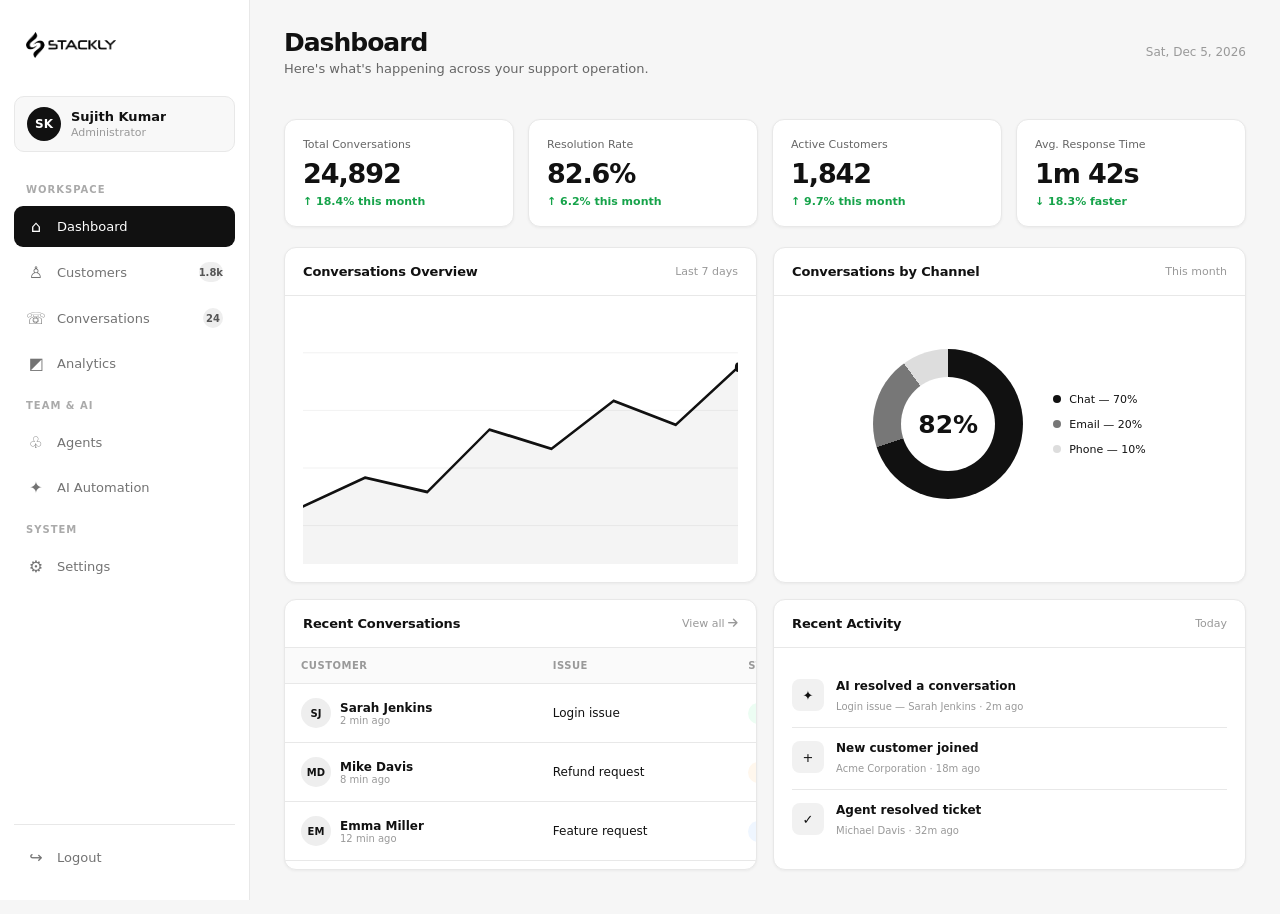
<file: html/admin.html>
<!DOCTYPE html>
<html lang="en">
<head>
  <meta charset="UTF-8">
  <meta name="viewport" content="width=device-width, initial-scale=1.0">

  <title>Admin Dashboard — Customer Support SaaS</title>

  <style>
    /* ============================================================
       RESET
    ============================================================ */

    * {
      margin: 0;
      padding: 0;
      box-sizing: border-box;
    }

    html {
      font-size: 16px;
    }

    body {
      font-family:
        Inter,
        ui-sans-serif,
        system-ui,
        -apple-system,
        BlinkMacSystemFont,
        "Segoe UI",
        sans-serif;

      background: #f6f6f6;
      color: #111111;

      -webkit-font-smoothing: antialiased;
      overflow-x: hidden;
    }

    button,
    input,
    select {
      font: inherit;
    }

    button {
      cursor: pointer;
    }

    a {
      color: inherit;
      text-decoration: none;
    }


    /* ============================================================
       VARIABLES
    ============================================================ */

    :root {
      --sidebar-width: 250px;

      --bg: #f6f6f6;
      --surface: #ffffff;
      --surface-soft: #fafafa;

      --border: #e8e8e8;
      --border-dark: #dddddd;

      --text: #111111;
      --text-secondary: #666666;
      --text-muted: #999999;

      --black: #000000;

      --green: #16a34a;
      --green-soft: #ecfdf3;

      --red: #dc2626;
      --red-soft: #fef2f2;

      --orange: #ea580c;
      --orange-soft: #fff7ed;

      --blue: #2563eb;
      --blue-soft: #eff6ff;

      --purple: #7c3aed;
      --purple-soft: #f5f3ff;

      --shadow-sm:
        0 1px 3px rgba(0, 0, 0, 0.05);

      --shadow-md:
        0 8px 30px rgba(0, 0, 0, 0.06);
    }


    /* ============================================================
       APP
    ============================================================ */

    .admin-app {
      min-height: 100vh;
      display: flex;
    }


    /* ============================================================
       SIDEBAR
    ============================================================ */

    .sidebar {
      width: var(--sidebar-width);
      height: 100vh;

      position: fixed;
      left: 0;
      top: 0;

      background: #ffffff;

      border-right: 1px solid var(--border);

      display: flex;
      flex-direction: column;

      padding: 22px 14px;

      z-index: 1000;

      transition:
        width 0.3s ease,
        transform 0.3s ease;
    }

    .sidebar-brand {
      height: 50px;

      display: flex;
      align-items: center;

      padding: 0 12px;

      margin-bottom: 24px;

      cursor: pointer;
    }

    .brand-logo {
      height: 28px;
      width: auto;

      filter: brightness(0);

      object-fit: contain;
    }

    .brand-name {
      margin-left: 10px;

      font-size: 17px;
      font-weight: 700;

      white-space: nowrap;
    }


    /* ============================================================
       SIDEBAR USER
    ============================================================ */

    .sidebar-user {
      display: flex;
      align-items: center;

      gap: 10px;

      padding: 10px 12px;

      background: #f8f8f8;

      border: 1px solid var(--border);

      border-radius: 10px;

      margin-bottom: 20px;
    }

    .user-avatar {
      width: 34px;
      height: 34px;

      flex-shrink: 0;

      border-radius: 50%;

      display: flex;
      align-items: center;
      justify-content: center;

      background: #111111;
      color: #ffffff;

      font-size: 12px;
      font-weight: 700;
    }

    .user-details {
      min-width: 0;
    }

    .user-details strong {
      display: block;

      font-size: 13px;

      white-space: nowrap;
      overflow: hidden;
      text-overflow: ellipsis;
    }

    .user-details span {
      display: block;

      font-size: 11px;

      color: var(--text-muted);

      margin-top: 2px;

      white-space: nowrap;
      overflow: hidden;
      text-overflow: ellipsis;
    }


    /* ============================================================
       NAVIGATION
    ============================================================ */

    .sidebar-nav {
      display: flex;
      flex-direction: column;

      gap: 4px;

      flex: 1;
    }

    .nav-label-heading {
      font-size: 10px;

      font-weight: 700;

      letter-spacing: 0.1em;

      text-transform: uppercase;

      color: #aaaaaa;

      padding: 8px 12px 7px;

      margin-top: 4px;
    }

    .nav-item,
    .logout-btn {
      width: 100%;

      border: 0;

      background: transparent;

      display: flex;
      align-items: center;

      gap: 11px;

      padding: 11px 12px;

      border-radius: 9px;

      color: #737373;

      font-size: 13px;

      text-align: left;

      transition:
        background 0.2s ease,
        color 0.2s ease,
        transform 0.2s ease;
    }

    .nav-item:hover,
    .logout-btn:hover {
      background: #f5f5f5;
      color: #111111;
    }

    .nav-item.active {
      background: #111111;
      color: #ffffff;
    }

    .nav-icon {
      width: 20px;

      display: flex;
      justify-content: center;

      font-size: 16px;
      flex-shrink: 0;
    }

    .nav-label {
      white-space: nowrap;
    }

    .nav-count {
      margin-left: auto;

      min-width: 20px;
      height: 20px;

      display: flex;
      align-items: center;
      justify-content: center;

      border-radius: 20px;

      background: #eeeeee;
      color: #555555;

      font-size: 10px;
      font-weight: 700;
    }

    .nav-item.active .nav-count {
      background: rgba(255,255,255,0.18);
      color: #ffffff;
    }


    /* ============================================================
       SIDEBAR FOOTER
    ============================================================ */

    .sidebar-footer {
      padding-top: 12px;

      border-top: 1px solid var(--border);
    }


    /* ============================================================
       SIDEBAR COLLAPSED
    ============================================================ */

    .sidebar.collapsed {
      width: 76px;
    }

    .sidebar.collapsed .brand-name,
    .sidebar.collapsed .user-details,
    .sidebar.collapsed .nav-label,
    .sidebar.collapsed .nav-count {
      display: none;
    }

    .sidebar.collapsed .sidebar-brand,
    .sidebar.collapsed .sidebar-user {
      justify-content: center;
    }

    .sidebar.collapsed .nav-item,
    .sidebar.collapsed .logout-btn {
      justify-content: center;
    }

    .sidebar.collapsed .nav-label-heading {
      display: none;
    }


    /* ============================================================
       MAIN CONTENT
    ============================================================ */

    .main-content {
      width: calc(100% - var(--sidebar-width));

      margin-left: var(--sidebar-width);

      min-height: 100vh;
      min-width: 0;

      padding: 28px 34px;

      transition:
        margin-left 0.3s ease,
        width 0.3s ease;
    }

    .sidebar.collapsed ~ .main-content {
      width: calc(100% - 76px);
      margin-left: 76px;
    }


    /* ============================================================
       TOP HEADER
    ============================================================ */

    .page-header {
      min-height: 54px;

      display: flex;
      align-items: center;
      justify-content: space-between;

      margin-bottom: 28px;

      position: sticky;
      top: 0;
      z-index: 100;
      background: var(--bg);
      padding-top: 15px;
      padding-bottom: 15px;
      margin-top: -15px;
    }

    .page-header::before {
      content: "";
      position: absolute;
      top: -50px;
      bottom: 0;
      left: -34px;
      right: -34px;
      background: var(--bg);
      z-index: -1;
    }

    .page-title-area h1 {
      font-size: 25px;

      letter-spacing: -0.04em;

      margin-bottom: 4px;
    }

    .page-title-area p {
      font-size: 13px;
      color: var(--text-secondary);
    }

    .header-actions {
      display: flex;
      align-items: center;

      gap: 14px;
    }

    .header-date {
      color: var(--text-muted);
      font-size: 12px;
    }

    .sidebar-toggle {
      width: 38px;
      height: 38px;

      border: 1px solid var(--border);

      background: #ffffff;

      border-radius: 9px;

      display: none;
      align-items: center;
      justify-content: center;

      font-size: 17px;

      transition: background 0.2s ease;
    }

    .sidebar-toggle:hover {
      background: #f4f4f4;
    }


    /* ============================================================
       SECTION CONTENT
    ============================================================ */

    .section-content {
      display: none;

      animation: sectionEnter 0.35s ease;
    }

    .section-content.active {
      display: block;
    }

    @keyframes sectionEnter {
      from {
        opacity: 0;
        transform: translateY(8px);
      }

      to {
        opacity: 1;
        transform: translateY(0);
      }
    }


    /* ============================================================
       SECTION HEADER
    ============================================================ */

    .content-heading {
      display: flex;
      align-items: flex-end;
      justify-content: space-between;

      margin-bottom: 20px;
    }

    .content-heading h2 {
      font-size: 19px;

      letter-spacing: -0.025em;

      margin-bottom: 4px;
    }

    .content-heading p {
      color: var(--text-secondary);
      font-size: 12px;
    }

    .heading-actions {
      display: flex;
      gap: 8px;
    }


    /* ============================================================
       BUTTONS
    ============================================================ */

    .btn {
      border: 1px solid var(--border);

      background: #ffffff;

      color: #111111;

      border-radius: 8px;

      padding: 9px 13px;

      font-size: 12px;
      font-weight: 600;

      transition:
        background 0.2s ease,
        transform 0.2s ease;
    }

    .btn:hover {
      background: #f4f4f4;
      transform: translateY(-1px);
    }

    .btn-dark {
      background: #111111;
      border-color: #111111;
      color: #ffffff;
    }

    .btn-dark:hover {
      background: #333333;
    }


    /* ============================================================
       STAT CARDS
    ============================================================ */

    .stats-grid {
      display: grid;

      grid-template-columns: repeat(4, 1fr);

      gap: 14px;

      margin-bottom: 20px;
    }

    .stat-card {
      background: #ffffff;

      border: 1px solid var(--border);

      border-radius: 12px;

      padding: 18px;

      box-shadow: var(--shadow-sm);
    }

    .stat-label {
      font-size: 11px;

      color: var(--text-secondary);

      margin-bottom: 9px;
    }

    .stat-value {
      font-size: 27px;

      line-height: 1;

      font-weight: 700;

      letter-spacing: -0.04em;

      margin-bottom: 8px;
    }

    .stat-change {
      font-size: 11px;
      color: var(--green);
      font-weight: 600;
    }

    .stat-change.negative {
      color: var(--red);
    }


    /* ============================================================
       CARD GRID
    ============================================================ */

    .grid-2 {
      display: grid;

      grid-template-columns: repeat(2, 1fr);

      gap: 16px;

      margin-bottom: 16px;
    }

    .grid-3 {
      display: grid;

      grid-template-columns: repeat(3, 1fr);

      gap: 16px;

      margin-bottom: 16px;
    }

    .card {
      background: #ffffff;

      border: 1px solid var(--border);

      border-radius: 12px;

      box-shadow: var(--shadow-sm);

      overflow: hidden;
    }

    .card-header {
      padding: 16px 18px;

      display: flex;
      align-items: center;
      justify-content: space-between;

      border-bottom: 1px solid var(--border);
    }

    .card-header h3 {
      font-size: 13px;

      margin: 0;

      letter-spacing: -0.01em;
    }

    .card-header span {
      color: var(--text-muted);
      font-size: 11px;
    }

    .card-body {
      padding: 18px;
    }


    /* ============================================================
       CHARTS
    ============================================================ */

    .chart-container {
      position: relative;

      height: 250px;

      padding-top: 10px;
    }

    .line-chart {
      width: 100%;
      height: 100%;
    }

    .chart-grid-lines line {
      stroke: #eeeeee;
      stroke-width: 1;
    }

    .chart-line {
      fill: none;
      stroke: #111111;
      stroke-width: 3;
      stroke-linecap: round;
      stroke-linejoin: round;

      stroke-dasharray: 1000;
      stroke-dashoffset: 1000;

      animation: drawChart 1.6s ease forwards;
    }

    @keyframes drawChart {
      to {
        stroke-dashoffset: 0;
      }
    }

    .chart-area {
      fill: rgba(0,0,0,0.045);
    }

    .chart-point {
      fill: #111111;
    }


    /* ============================================================
       BAR CHART
    ============================================================ */

    .bar-chart {
      height: 250px;

      display: flex;
      align-items: flex-end;

      gap: 15px;

      padding: 20px 5px 5px;
    }

    .bar-group {
      flex: 1;

      height: 100%;

      display: flex;
      flex-direction: column;
      justify-content: flex-end;
      align-items: center;

      gap: 8px;
    }

    .bar {
      width: 100%;
      max-width: 35px;

      background: #111111;

      border-radius: 5px 5px 0 0;

      transform-origin: bottom;

      animation: barRise 0.9s ease backwards;
    }

    .bar:nth-child(1) {
      animation-delay: 0.1s;
    }

    @keyframes barRise {
      from {
        transform: scaleY(0);
      }

      to {
        transform: scaleY(1);
      }
    }

    .bar-label {
      font-size: 10px;
      color: var(--text-muted);
    }


    /* ============================================================
       DONUT
    ============================================================ */

    .donut-wrap {
      display: flex;
      align-items: center;
      justify-content: center;

      gap: 30px;

      min-height: 220px;
    }

    .donut {
      width: 150px;
      height: 150px;

      border-radius: 50%;

      background:
        conic-gradient(
          #111111 0deg 252deg,
          #777777 252deg 324deg,
          #dddddd 324deg 360deg
        );

      position: relative;
    }

    .donut::after {
      content: "";

      position: absolute;

      inset: 28px;

      background: #ffffff;

      border-radius: 50%;
    }

    .donut-center {
      position: absolute;

      inset: 0;

      z-index: 2;

      display: flex;
      align-items: center;
      justify-content: center;

      font-size: 25px;
      font-weight: 700;
    }

    .legend {
      display: flex;
      flex-direction: column;

      gap: 12px;
    }

    .legend-item {
      display: flex;
      align-items: center;

      gap: 8px;

      font-size: 11px;
    }

    .legend-dot {
      width: 8px;
      height: 8px;

      border-radius: 50%;

      background: #111111;
    }

    .legend-dot.gray {
      background: #777777;
    }

    .legend-dot.light {
      background: #dddddd;
    }


    /* ============================================================
       ACTIVITY
    ============================================================ */

    .activity-list {
      display: flex;
      flex-direction: column;
    }

    .activity-item {
      display: flex;

      gap: 12px;

      padding: 13px 0;

      border-bottom: 1px solid var(--border);
    }

    .activity-item:last-child {
      border-bottom: 0;
    }

    .activity-icon {
      width: 32px;
      height: 32px;

      flex-shrink: 0;

      border-radius: 8px;

      display: flex;
      align-items: center;
      justify-content: center;

      background: #f1f1f1;

      font-size: 13px;
    }

    .activity-text {
      flex: 1;
    }

    .activity-text strong {
      display: block;

      font-size: 12px;

      margin-bottom: 2px;
    }

    .activity-text span {
      color: var(--text-muted);
      font-size: 10px;
    }


    /* ============================================================
       TABLE
    ============================================================ */

    .table-wrap {
      overflow-x: auto;
    }

    table {
      width: 100%;

      border-collapse: collapse;

      min-width: 600px;
    }

    th {
      text-align: left;

      padding: 12px 16px;

      background: #fafafa;

      border-bottom: 1px solid var(--border);

      color: var(--text-muted);

      font-size: 10px;

      font-weight: 700;

      text-transform: uppercase;

      letter-spacing: 0.05em;
    }

    td {
      padding: 14px 16px;

      border-bottom: 1px solid var(--border);

      font-size: 12px;
    }

    tbody tr {
      transition: background 0.2s ease;
    }

    tbody tr:hover {
      background: #fafafa;
    }


    /* ============================================================
       AVATARS
    ============================================================ */

    .person {
      display: flex;
      align-items: center;

      gap: 9px;
    }

    .avatar {
      width: 30px;
      height: 30px;

      border-radius: 50%;

      background: #eeeeee;

      display: flex;
      align-items: center;
      justify-content: center;

      font-size: 10px;

      font-weight: 700;
    }

    .person-name strong {
      display: block;

      font-size: 12px;
    }

    .person-name span {
      display: block;

      color: var(--text-muted);

      font-size: 10px;
    }


    /* ============================================================
       BADGES
    ============================================================ */

    .badge {
      display: inline-flex;

      align-items: center;

      padding: 5px 8px;

      border-radius: 20px;

      font-size: 10px;

      font-weight: 600;
    }

    .badge-green {
      background: var(--green-soft);
      color: var(--green);
    }

    .badge-red {
      background: var(--red-soft);
      color: var(--red);
    }

    .badge-orange {
      background: var(--orange-soft);
      color: var(--orange);
    }

    .badge-blue {
      background: var(--blue-soft);
      color: var(--blue);
    }

    .badge-purple {
      background: var(--purple-soft);
      color: var(--purple);
    }


    /* ============================================================
       CUSTOMER HEALTH
    ============================================================ */

    .health-score {
      display: flex;
      align-items: center;
      gap: 8px;
    }

    .health-bar {
      width: 70px;
      height: 5px;

      background: #eeeeee;

      border-radius: 10px;

      overflow: hidden;
    }

    .health-fill {
      height: 100%;

      background: #111111;

      border-radius: inherit;
    }


    /* ============================================================
       CONVERSATIONS
    ============================================================ */

    .conversation-layout {
      display: grid;

      grid-template-columns: 320px 1fr;

      min-height: 520px;
    }

    .conversation-list {
      border-right: 1px solid var(--border);
    }

    .conversation-search {
      padding: 14px;

      border-bottom: 1px solid var(--border);
    }

    .search-input {
      width: 100%;

      padding: 9px 11px;

      border: 1px solid var(--border);

      border-radius: 8px;

      outline: none;

      font-size: 12px;

      background: #fafafa;
    }

    .search-input:focus {
      border-color: #aaaaaa;
      background: #ffffff;
    }

    .conversation-item {
      padding: 14px;

      display: flex;

      gap: 10px;

      border-bottom: 1px solid var(--border);

      cursor: pointer;

      transition: background 0.2s ease;
    }

    .conversation-item:hover {
      background: #fafafa;
    }

    .conversation-item.active {
      background: #f3f3f3;

      border-left: 3px solid #111111;
    }

    .conversation-info {
      flex: 1;

      min-width: 0;
    }

    .conversation-info strong {
      display: block;

      font-size: 12px;

      margin-bottom: 3px;
    }

    .conversation-info p {
      color: var(--text-muted);

      font-size: 10px;

      white-space: nowrap;

      overflow: hidden;

      text-overflow: ellipsis;
    }

    .conversation-time {
      font-size: 9px;
      color: var(--text-muted);
    }


    /* ============================================================
       CHAT WINDOW
    ============================================================ */

    .chat-window {
      display: flex;
      flex-direction: column;

      background: #ffffff;
    }

    .chat-header {
      padding: 16px 20px;

      display: flex;
      align-items: center;
      justify-content: space-between;

      border-bottom: 1px solid var(--border);
    }

    .chat-person {
      display: flex;
      align-items: center;
      gap: 10px;
    }

    .online-dot {
      width: 7px;
      height: 7px;

      background: var(--green);

      border-radius: 50%;
    }

    .chat-body {
      flex: 1;

      padding: 24px;

      display: flex;
      flex-direction: column;

      gap: 15px;

      background: #fafafa;
    }

    .message {
      max-width: 70%;

      padding: 11px 14px;

      border-radius: 10px;

      font-size: 12px;

      line-height: 1.5;
    }

    .message.customer {
      background: #ffffff;

      border: 1px solid var(--border);

      align-self: flex-start;
    }

    .message.agent {
      background: #111111;

      color: #ffffff;

      align-self: flex-end;
    }

    .ai-response {
      max-width: 80%;

      padding: 14px;

      background: #f1f1f1;

      border: 1px dashed #cccccc;

      border-radius: 10px;

      font-size: 11px;
    }

    .ai-response strong {
      display: block;

      margin-bottom: 5px;
    }

    .chat-input {
      display: flex;

      gap: 8px;

      padding: 14px;

      border-top: 1px solid var(--border);
    }

    .chat-input input {
      flex: 1;

      border: 1px solid var(--border);

      border-radius: 8px;

      padding: 10px;

      outline: none;
    }


    /* ============================================================
       AGENTS
    ============================================================ */

    .agent-card {
      padding: 18px;
    }

    .agent-top {
      display: flex;
      justify-content: space-between;
      align-items: flex-start;
    }

    .agent-profile {
      display: flex;
      gap: 10px;
      align-items: center;
    }

    .large-avatar {
      width: 42px;
      height: 42px;

      border-radius: 50%;

      display: flex;
      align-items: center;
      justify-content: center;

      background: #111111;
      color: white;

      font-size: 12px;
      font-weight: 700;
    }

    .agent-name strong {
      display: block;
      font-size: 13px;
    }

    .agent-name span {
      color: var(--text-muted);
      font-size: 10px;
    }

    .productivity {
      margin-top: 18px;
    }

    .productivity-row {
      display: flex;

      justify-content: space-between;

      margin-bottom: 6px;

      font-size: 10px;
    }

    .progress {
      height: 6px;

      background: #eeeeee;

      border-radius: 20px;

      overflow: hidden;
    }

    .progress-fill {
      height: 100%;

      background: #111111;

      border-radius: inherit;
    }


    /* ============================================================
       AUTOMATION
    ============================================================ */

    .automation-card {
      padding: 18px;
    }

    .automation-icon {
      width: 42px;
      height: 42px;

      border-radius: 10px;

      display: flex;
      align-items: center;
      justify-content: center;

      background: #111111;
      color: white;

      margin-bottom: 14px;
    }

    .automation-card h3 {
      font-size: 14px;

      margin-bottom: 5px;
    }

    .automation-card p {
      color: var(--text-secondary);

      font-size: 11px;

      line-height: 1.6;

      margin-bottom: 15px;
    }

    .automation-footer {
      display: flex;

      align-items: center;

      justify-content: space-between;

      padding-top: 12px;

      border-top: 1px solid var(--border);
    }


    /* ============================================================
       TOGGLE
    ============================================================ */

    .toggle {
      width: 40px;
      height: 22px;

      border: 0;

      background: #dddddd;

      border-radius: 20px;

      position: relative;

      transition: background 0.2s ease;
    }

    .toggle::after {
      content: "";

      position: absolute;

      width: 16px;
      height: 16px;

      top: 3px;
      left: 3px;

      background: #ffffff;

      border-radius: 50%;

      transition: transform 0.2s ease;
    }

    .toggle.active {
      background: #111111;
    }

    .toggle.active::after {
      transform: translateX(18px);
    }


    /* ============================================================
       SETTINGS
    ============================================================ */

    .settings-list {
      display: flex;
      flex-direction: column;
    }

    .setting-row {
      padding: 18px 0;

      display: flex;

      align-items: center;

      justify-content: space-between;

      border-bottom: 1px solid var(--border);

      gap: 20px;
    }

    .setting-row:last-child {
      border-bottom: 0;
    }

    .setting-info strong {
      display: block;

      font-size: 12px;

      margin-bottom: 3px;
    }

    .setting-info span {
      display: block;

      color: var(--text-muted);

      font-size: 10px;
    }

    .setting-select {
      padding: 8px 10px;

      border: 1px solid var(--border);

      border-radius: 7px;

      background: #ffffff;

      font-size: 11px;

      min-width: 130px;
    }


    /* ============================================================
       OVERLAY
    ============================================================ */

    .sidebar-overlay {
      position: fixed;

      inset: 0;

      background: rgba(0,0,0,0.35);

      z-index: 900;

      opacity: 0;
      visibility: hidden;

      transition:
        opacity 0.3s ease,
        visibility 0.3s ease;
    }

    .sidebar-overlay.active {
      opacity: 1;
      visibility: visible;
    }


    /* ============================================================
       MOBILE
    ============================================================ */

    @media (max-width: 1100px) {

      .stats-grid {
        grid-template-columns: repeat(2, 1fr);
      }

      .grid-3 {
        grid-template-columns: repeat(2, 1fr);
      }

      .conversation-layout {
        grid-template-columns: 280px 1fr;
      }
    }


    @media (max-width: 768px) {
      .page-header::before {
        left: -15px;
        right: -15px;
      }

      :root {
        --sidebar-width: 250px;
      }

      .sidebar {
        transform: translateX(-100%);

        box-shadow: 10px 0 40px rgba(0,0,0,0.08);
      }

      .sidebar.open {
        transform: translateX(0);
      }

      .sidebar.collapsed {
        width: var(--sidebar-width);
      }

      .sidebar.collapsed .brand-name,
      .sidebar.collapsed .user-details,
      .sidebar.collapsed .nav-label,
      .sidebar.collapsed .nav-count {
        display: block;
      }

      .sidebar.collapsed .sidebar-brand,
      .sidebar.collapsed .sidebar-user {
        justify-content: flex-start;
      }

      .sidebar.collapsed .nav-item,
      .sidebar.collapsed .logout-btn {
        justify-content: flex-start;
      }

      .main-content,
      .sidebar.collapsed ~ .main-content {
        width: 100%;

        margin-left: 0;

        padding: 20px 15px;
      }

      .page-header {
        margin-bottom: 22px;
      }

      .sidebar-toggle {
        display: flex;
      }

      .page-title-area h1 {
        font-size: 21px;
      }

      .header-date {
        display: none;
      }

      .stats-grid {
        grid-template-columns: repeat(2, 1fr);

        gap: 10px;
      }

      .stat-card {
        padding: 14px;
      }

      .stat-value {
        font-size: 22px;
      }

      .grid-2,
      .grid-3 {
        grid-template-columns: 1fr;
      }

      .content-heading {
        align-items: flex-start;

        flex-direction: column;

        gap: 12px;
      }

      .heading-actions {
        width: 100%;
      }

      .heading-actions .btn {
        flex: 1;
      }

      .conversation-layout {
        grid-template-columns: 1fr;
      }

      .conversation-list {
        border-right: 0;

        border-bottom: 1px solid var(--border);

        max-height: 300px;

        overflow-y: auto;
      }

      .chat-window {
        min-height: 450px;
      }

      .donut-wrap {
        flex-direction: column;

        gap: 20px;
      }
    }


    @media (max-width: 480px) {

      .stats-grid {
        grid-template-columns: 1fr 1fr;
      }

      .stat-card {
        padding: 12px;
      }

      .stat-label {
        font-size: 10px;
      }

      .stat-value {
        font-size: 20px;
      }

      .stat-change {
        font-size: 9px;
      }

      .card-header {
        padding: 13px;
      }

      .card-body {
        padding: 13px;
      }

      .chart-container {
        height: 210px;
      }

      .bar-chart {
        gap: 7px;
      }

      .bar {
        max-width: 24px;
      }

      .message {
        max-width: 88%;
      }

      .setting-row {
        align-items: flex-start;
        flex-direction: column;
      }

      .setting-select {
        width: 100%;
      }
    }


    /* ============================================================
       REDUCED MOTION
    ============================================================ */

    @media (prefers-reduced-motion: reduce) {

      *,
      *::before,
      *::after {
        animation-duration: 0.01ms !important;
        transition-duration: 0.01ms !important;
      }
    }

    img[src*="logo_trimmed"] { 
      filter: brightness(0) !important; 
    }
  </style>
  <link rel="stylesheet" href="https://cdnjs.cloudflare.com/ajax/libs/font-awesome/6.4.0/css/all.min.css">
</head>


<body>

<div class="admin-app">


  <!-- ==========================================================
       SIDEBAR
  =========================================================== -->

  <aside class="sidebar" id="sidebar">

    <div class="sidebar-brand" id="sidebarBrand">
      <a href="../index.html">
        <img
          src="../logo_trimmed.webp"
          alt="Stackly"
          style="height: 26px; width: auto; filter: brightness(0);"
        >
      </a>
    </div>


    <!-- USER -->

    <div class="sidebar-user">

      <div class="user-avatar" id="adminAvatar">
        SK
      </div>

      <div class="user-details">

        <strong id="adminName">
          Sujith Kumar
        </strong>

        <span>
          Administrator
        </span>

      </div>

    </div>


    <!-- NAVIGATION -->

    <nav class="sidebar-nav">

      <div class="nav-label-heading">
        Workspace
      </div>


      <button
        class="nav-item active"
        data-section="dashboard"
      >
        <span class="nav-icon">⌂</span>
        <span class="nav-label">Dashboard</span>
      </button>


      <button
        class="nav-item"
        data-section="customers"
      >
        <span class="nav-icon">♙</span>
        <span class="nav-label">Customers</span>

        <span class="nav-count">
          1.8k
        </span>
      </button>


      <button
        class="nav-item"
        data-section="conversations"
      >
        <span class="nav-icon">☏</span>
        <span class="nav-label">Conversations</span>

        <span class="nav-count">
          24
        </span>
      </button>


      <button
        class="nav-item"
        data-section="analytics"
      >
        <span class="nav-icon">◩</span>
        <span class="nav-label">Analytics</span>
      </button>


      <div class="nav-label-heading">
        Team & AI
      </div>


      <button
        class="nav-item"
        data-section="agents"
      >
        <span class="nav-icon">♧</span>
        <span class="nav-label">Agents</span>
      </button>


      <button
        class="nav-item"
        data-section="automation"
      >
        <span class="nav-icon">✦</span>
        <span class="nav-label">AI Automation</span>
      </button>


      <div class="nav-label-heading">
        System
      </div>


      <button
        class="nav-item"
        data-section="settings"
      >
        <span class="nav-icon">⚙</span>
        <span class="nav-label">Settings</span>
      </button>

    </nav>


    <!-- SIDEBAR FOOTER -->

    <div class="sidebar-footer">

      <button
        class="logout-btn"
        onclick="location.href='../index.html'"
      >

        <span class="nav-icon">
          ↪
        </span>

        <span class="nav-label">
          Logout
        </span>

      </button>

    </div>

  </aside>


  <!-- MOBILE OVERLAY -->

  <div
    class="sidebar-overlay"
    id="sidebarOverlay"
  ></div>


  <!-- ==========================================================
       MAIN
  =========================================================== -->

  <main
    class="main-content"
    id="mainContent"
  >


    <!-- ========================================================
         HEADER
    ========================================================= -->

    <header class="page-header">

      <div class="page-title-area">

        <h1>
          <span id="pageGreeting">
            Dashboard
          </span>
        </h1>

        <p id="pageDescription">
          Here's what's happening across your support operation.
        </p>

      </div>


      <div class="header-actions">

        <span
          class="header-date"
          id="currentDate"
        ></span>

        <button
          class="sidebar-toggle"
          id="sidebarToggle"
          aria-label="Open navigation"
        >
          ☰
        </button>

      </div>

    </header>



    <!-- ========================================================
         DASHBOARD
    ========================================================= -->

    <section
      class="section-content active"
      data-section="dashboard"
    >

      <div class="stats-grid">

        <div class="stat-card">

          <div class="stat-label">
            Total Conversations
          </div>

          <div class="stat-value">
            24,892
          </div>

          <div class="stat-change">
            ↑ 18.4% this month
          </div>

        </div>


        <div class="stat-card">

          <div class="stat-label">
            Resolution Rate
          </div>

          <div class="stat-value">
            82.6%
          </div>

          <div class="stat-change">
            ↑ 6.2% this month
          </div>

        </div>


        <div class="stat-card">

          <div class="stat-label">
            Active Customers
          </div>

          <div class="stat-value">
            1,842
          </div>

          <div class="stat-change">
            ↑ 9.7% this month
          </div>

        </div>


        <div class="stat-card">

          <div class="stat-label">
            Avg. Response Time
          </div>

          <div class="stat-value">
            1m 42s
          </div>

          <div class="stat-change">
            ↓ 18.3% faster
          </div>

        </div>

      </div>


      <div class="grid-2">

        <!-- REVENUE / CONVERSATIONS -->

        <div class="card">

          <div class="card-header">

            <h3>
              Conversations Overview
            </h3>

            <span>
              Last 7 days
            </span>

          </div>

          <div class="card-body">

            <div class="chart-container">

              <svg
                class="line-chart"
                viewBox="0 0 700 250"
                preserveAspectRatio="none"
              >

                <g class="chart-grid-lines">

                  <line x1="0" y1="30" x2="700" y2="30"/>
                  <line x1="0" y1="90" x2="700" y2="90"/>
                  <line x1="0" y1="150" x2="700" y2="150"/>
                  <line x1="0" y1="210" x2="700" y2="210"/>

                </g>

                <path
                  class="chart-area"
                  d="M0 190 L100 160 L200 175 L300 110 L400 130 L500 80 L600 105 L700 45 L700 250 L0 250 Z"
                />

                <path
                  class="chart-line"
                  d="M0 190 L100 160 L200 175 L300 110 L400 130 L500 80 L600 105 L700 45"
                />

                <circle class="chart-point" cx="700" cy="45" r="5"/>

              </svg>

            </div>

          </div>

        </div>


        <!-- CHANNELS -->

        <div class="card">

          <div class="card-header">

            <h3>
              Conversations by Channel
            </h3>

            <span>
              This month
            </span>

          </div>

          <div class="card-body">

            <div class="donut-wrap">

              <div class="donut">

                <div class="donut-center">
                  82%
                </div>

              </div>


              <div class="legend">

                <div class="legend-item">

                  <span class="legend-dot"></span>

                  Chat — 70%

                </div>


                <div class="legend-item">

                  <span class="legend-dot gray"></span>

                  Email — 20%

                </div>


                <div class="legend-item">

                  <span class="legend-dot light"></span>

                  Phone — 10%

                </div>

              </div>

            </div>

          </div>

        </div>

      </div>


      <div class="grid-2">

        <!-- RECENT CONVERSATIONS -->

        <div class="card">

          <div class="card-header">

            <h3>
              Recent Conversations
            </h3>

            <span>
              View all <i class="fa-solid fa-arrow-right"></i>
            </span>

          </div>

          <div class="table-wrap">

            <table>

              <thead>

                <tr>
                  <th>Customer</th>
                  <th>Issue</th>
                  <th>Status</th>
                </tr>

              </thead>

              <tbody>

                <tr>

                  <td>
                    <div class="person">

                      <div class="avatar">
                        SJ
                      </div>

                      <div class="person-name">

                        <strong>
                          Sarah Jenkins
                        </strong>

                        <span>
                          2 min ago
                        </span>

                      </div>

                    </div>
                  </td>

                  <td>
                    Login issue
                  </td>

                  <td>
                    <span class="badge badge-green">
                      Resolved
                    </span>
                  </td>

                </tr>


                <tr>

                  <td>
                    <div class="person">

                      <div class="avatar">
                        MD
                      </div>

                      <div class="person-name">

                        <strong>
                          Mike Davis
                        </strong>

                        <span>
                          8 min ago
                        </span>

                      </div>

                    </div>
                  </td>

                  <td>
                    Refund request
                  </td>

                  <td>
                    <span class="badge badge-orange">
                      Pending
                    </span>
                  </td>

                </tr>


                <tr>

                  <td>
                    <div class="person">

                      <div class="avatar">
                        EM
                      </div>

                      <div class="person-name">

                        <strong>
                          Emma Miller
                        </strong>

                        <span>
                          12 min ago
                        </span>

                      </div>

                    </div>
                  </td>

                  <td>
                    Feature request
                  </td>

                  <td>
                    <span class="badge badge-blue">
                      Open
                    </span>
                  </td>

                </tr>

              </tbody>

            </table>

          </div>

        </div>


        <!-- ACTIVITY -->

        <div class="card">

          <div class="card-header">

            <h3>
              Recent Activity
            </h3>

            <span>
              Today
            </span>

          </div>

          <div class="card-body">

            <div class="activity-list">

              <div class="activity-item">

                <div class="activity-icon">
                  ✦
                </div>

                <div class="activity-text">

                  <strong>
                    AI resolved a conversation
                  </strong>

                  <span>
                    Login issue — Sarah Jenkins · 2m ago
                  </span>

                </div>

              </div>


              <div class="activity-item">

                <div class="activity-icon">
                  +
                </div>

                <div class="activity-text">

                  <strong>
                    New customer joined
                  </strong>

                  <span>
                    Acme Corporation · 18m ago
                  </span>

                </div>

              </div>


              <div class="activity-item">

                <div class="activity-icon">
                  ✓
                </div>

                <div class="activity-text">

                  <strong>
                    Agent resolved ticket
                  </strong>

                  <span>
                    Michael Davis · 32m ago
                  </span>

                </div>

              </div>

            </div>

          </div>

        </div>

      </div>

    </section>



    <!-- ========================================================
         CUSTOMERS
    ========================================================= -->

    <section
      class="section-content"
      data-section="customers"
    >

      <div class="content-heading">

        <div>

          <h2>
            Customers
          </h2>

          <p>
            Manage and understand your customer base.
          </p>

        </div>

        <div class="heading-actions">

          <button onclick="window.location.href='../404.html'" class="btn">
            Export
          </button>

          <button onclick="window.location.href='../404.html'" class="btn btn-dark">
            + Add Customer
          </button>

        </div>

      </div>


      <div class="stats-grid">

        <div class="stat-card">

          <div class="stat-label">
            Total Customers
          </div>

          <div class="stat-value">
            1,842
          </div>

          <div class="stat-change">
            ↑ 9.7%
          </div>

        </div>


        <div class="stat-card">

          <div class="stat-label">
            New This Month
          </div>

          <div class="stat-value">
            218
          </div>

          <div class="stat-change">
            ↑ 14.2%
          </div>

        </div>


        <div class="stat-card">

          <div class="stat-label">
            At Risk
          </div>

          <div class="stat-value">
            34
          </div>

          <div class="stat-change negative">
            ↑ 4.1%
          </div>

        </div>


        <div class="stat-card">

          <div class="stat-label">
            Avg. Satisfaction
          </div>

          <div class="stat-value">
            4.7
          </div>

          <div class="stat-change">
            ↑ 0.3
          </div>

        </div>

      </div>


      <div class="card">

        <div class="card-header">

          <h3>
            Customer Directory
          </h3>

          <span>
            1,842 customers
          </span>

        </div>


        <div class="table-wrap">

          <table>

            <thead>

              <tr>

                <th>Customer</th>
                <th>Company</th>
                <th>Conversations</th>
                <th>Health</th>
                <th>Status</th>

              </tr>

            </thead>


            <tbody>

              <tr>

                <td>

                  <div class="person">

                    <div class="avatar">
                      SJ
                    </div>

                    <div class="person-name">

                      <strong>
                        Sarah Jenkins
                      </strong>

                      <span>
                        sarah@example.com
                      </span>

                    </div>

                  </div>

                </td>

                <td>
                  Acme Inc.
                </td>

                <td>
                  42
                </td>

                <td>

                  <div class="health-score">

                    92%

                    <div class="health-bar">
                      <div
                        class="health-fill"
                        style="width:92%"
                      ></div>
                    </div>

                  </div>

                </td>

                <td>
                  <span class="badge badge-green">
                    Healthy
                  </span>
                </td>

              </tr>


              <tr>

                <td>

                  <div class="person">

                    <div class="avatar">
                      MD
                    </div>

                    <div class="person-name">

                      <strong>
                        Michael Davis
                      </strong>

                      <span>
                        michael@example.com
                      </span>

                    </div>

                  </div>

                </td>

                <td>
                  Vertex Labs
                </td>

                <td>
                  28
                </td>

                <td>

                  <div class="health-score">

                    76%

                    <div class="health-bar">
                      <div
                        class="health-fill"
                        style="width:76%"
                      ></div>
                    </div>

                  </div>

                </td>

                <td>
                  <span class="badge badge-blue">
                    Active
                  </span>
                </td>

              </tr>


              <tr>

                <td>

                  <div class="person">

                    <div class="avatar">
                      EM
                    </div>

                    <div class="person-name">

                      <strong>
                        Emma Miller
                      </strong>

                      <span>
                        emma@example.com
                      </span>

                    </div>

                  </div>

                </td>

                <td>
                  Northstar
                </td>

                <td>
                  16
                </td>

                <td>

                  <div class="health-score">

                    44%

                    <div class="health-bar">
                      <div
                        class="health-fill"
                        style="width:44%"
                      ></div>
                    </div>

                  </div>

                </td>

                <td>
                  <span class="badge badge-orange">
                    At Risk
                  </span>
                </td>

              </tr>

            </tbody>

          </table>

        </div>

      </div>

    </section>



    <!-- ========================================================
         CONVERSATIONS
    ========================================================= -->

    <section
      class="section-content"
      data-section="conversations"
    >

      <div class="content-heading">

        <div>

          <h2>
            Conversations
          </h2>

          <p>
            Monitor customer conversations across every channel.
          </p>

        </div>

        <div class="heading-actions">

          <button onclick="window.location.href='../404.html'" class="btn">
            Filter
          </button>

          <button onclick="window.location.href='../404.html'" class="btn btn-dark">
            New Conversation
          </button>

        </div>

      </div>


      <div class="card">

        <div class="conversation-layout">


          <!-- CONVERSATION LIST -->

          <div class="conversation-list">

            <div class="conversation-search">

              <input
                class="search-input"
                placeholder="Search conversations..."
              >

            </div>


            <div
              class="conversation-item active"
            >

              <div class="avatar">
                SJ
              </div>

              <div class="conversation-info">

                <strong>
                  Sarah Jenkins
                </strong>

                <p>
                  I can't login after the update...
                </p>

              </div>

              <span class="conversation-time">
                2m
              </span>

            </div>


            <div class="conversation-item">

              <div class="avatar">
                MD
              </div>

              <div class="conversation-info">

                <strong>
                  Michael Davis
                </strong>

                <p>
                  Can I get a refund?
                </p>

              </div>

              <span class="conversation-time">
                8m
              </span>

            </div>


            <div class="conversation-item">

              <div class="avatar">
                EM
              </div>

              <div class="conversation-info">

                <strong>
                  Emma Miller
                </strong>

                <p>
                  Is this feature available?
                </p>

              </div>

              <span class="conversation-time">
                12m
              </span>

            </div>


            <div class="conversation-item">

              <div class="avatar">
                JD
              </div>

              <div class="conversation-info">

                <strong>
                  James Davis
                </strong>

                <p>
                  Billing information update
                </p>

              </div>

              <span class="conversation-time">
                21m
              </span>

            </div>

          </div>


          <!-- CHAT -->

          <div class="chat-window">

            <div class="chat-header">

              <div class="chat-person">

                <div class="avatar">
                  SJ
                </div>

                <div>

                  <strong>
                    Sarah Jenkins
                  </strong>

                  <div
                    style="
                    display:flex;
                    align-items:center;
                    gap:5px;
                    color:#888;
                    font-size:10px;
                    "
                  >

                    <span class="online-dot"></span>

                    Online

                  </div>

                </div>

              </div>


              <span class="badge badge-green">
                Resolved
              </span>

            </div>


            <div class="chat-body">

              <div class="message customer">

                I can't seem to log in after the
                update this morning.

              </div>


              <div class="ai-response">

                <strong>
                  ✦ AI Suggested Response
                </strong>

                This looks like a known cache
                issue. Recommend clearing the
                browser cache and trying again.

              </div>


              <div class="message agent">

                Hi Sarah! I'm sorry you're
                experiencing this issue.

                We've already deployed a fix.

              </div>


              <div class="message customer">

                Perfect. It's working now.
                Thank you!

              </div>

            </div>


            <div class="chat-input">

              <input
                placeholder="Type a reply..."
              >

              <button onclick="window.location.href='../404.html'" class="btn btn-dark">
                Send ↗
              </button>

            </div>

          </div>

        </div>

      </div>

    </section>



    <!-- ========================================================
         ANALYTICS
    ========================================================= -->

    <section
      class="section-content"
      data-section="analytics"
    >

      <div class="content-heading">

        <div>

          <h2>
            Analytics
          </h2>

          <p>
            Measure support performance and customer experience.
          </p>

        </div>

        <div class="heading-actions">

          <button onclick="window.location.href='../404.html'" class="btn">
            Last 30 days ▾
          </button>

          <button onclick="window.location.href='../404.html'" class="btn btn-dark">
            Export Report
          </button>

        </div>

      </div>


      <div class="stats-grid">

        <div class="stat-card">

          <div class="stat-label">
            Resolution Rate
          </div>

          <div class="stat-value">
            82.6%
          </div>

          <div class="stat-change">
            ↑ 6.2%
          </div>

        </div>


        <div class="stat-card">

          <div class="stat-label">
            First Response
          </div>

          <div class="stat-value">
            1m 42s
          </div>

          <div class="stat-change">
            ↓ 18.3%
          </div>

        </div>


        <div class="stat-card">

          <div class="stat-label">
            CSAT
          </div>

          <div class="stat-value">
            94.2%
          </div>

          <div class="stat-change">
            ↑ 3.8%
          </div>

        </div>


        <div class="stat-card">

          <div class="stat-label">
            AI Resolution
          </div>

          <div class="stat-value">
            68.4%
          </div>

          <div class="stat-change">
            ↑ 11.6%
          </div>

        </div>

      </div>


      <div class="grid-2">


        <div class="card">

          <div class="card-header">

            <h3>
              Weekly Conversations
            </h3>

            <span>
              7 days
            </span>

          </div>

          <div class="card-body">

            <div class="bar-chart">

              <div class="bar-group">

                <div
                  class="bar"
                  style="height:48%"
                ></div>

                <span class="bar-label">
                  Mon
                </span>

              </div>


              <div class="bar-group">

                <div
                  class="bar"
                  style="height:62%"
                ></div>

                <span class="bar-label">
                  Tue
                </span>

              </div>


              <div class="bar-group">

                <div
                  class="bar"
                  style="height:56%"
                ></div>

                <span class="bar-label">
                  Wed
                </span>

              </div>


              <div class="bar-group">

                <div
                  class="bar"
                  style="height:79%"
                ></div>

                <span class="bar-label">
                  Thu
                </span>

              </div>


              <div class="bar-group">

                <div
                  class="bar"
                  style="height:68%"
                ></div>

                <span class="bar-label">
                  Fri
                </span>

              </div>


              <div class="bar-group">

                <div
                  class="bar"
                  style="height:45%"
                ></div>

                <span class="bar-label">
                  Sat
                </span>

              </div>


              <div class="bar-group">

                <div
                  class="bar"
                  style="height:38%"
                ></div>

                <span class="bar-label">
                  Sun
                </span>

              </div>

            </div>

          </div>

        </div>


        <div class="card">

          <div class="card-header">

            <h3>
              Resolution Breakdown
            </h3>

            <span>
              This month
            </span>

          </div>

          <div class="card-body">

            <div class="donut-wrap">

              <div class="donut">

                <div class="donut-center">
                  82.6%
                </div>

              </div>


              <div class="legend">

                <div class="legend-item">

                  <span class="legend-dot"></span>

                  AI resolved — 68.4%

                </div>


                <div class="legend-item">

                  <span class="legend-dot gray"></span>

                  Agent resolved — 14.2%

                </div>


                <div class="legend-item">

                  <span class="legend-dot light"></span>

                  Escalated — 17.4%

                </div>

              </div>

            </div>

          </div>

        </div>

      </div>


      <div class="card">

        <div class="card-header">

          <h3>
            Support Performance
          </h3>

          <span>
            By channel
          </span>

        </div>


        <div class="table-wrap">

          <table>

            <thead>

              <tr>

                <th>Channel</th>
                <th>Conversations</th>
                <th>Resolution</th>
                <th>Avg. Response</th>
                <th>CSAT</th>

              </tr>

            </thead>

            <tbody>

              <tr>

                <td>
                  Live Chat
                </td>

                <td>
                  15,842
                </td>

                <td>
                  88.2%
                </td>

                <td>
                  42 sec
                </td>

                <td>
                  96.1%
                </td>

              </tr>


              <tr>

                <td>
                  Email
                </td>

                <td>
                  6,218
                </td>

                <td>
                  76.8%
                </td>

                <td>
                  12 min
                </td>

                <td>
                  91.4%
                </td>

              </tr>


              <tr>

                <td>
                  Phone
                </td>

                <td>
                  2,832
                </td>

                <td>
                  81.4%
                </td>

                <td>
                  2m 18s
                </td>

                <td>
                  93.8%
                </td>

              </tr>

            </tbody>

          </table>

        </div>

      </div>

    </section>



    <!-- ========================================================
         AGENTS
    ========================================================= -->

    <section
      class="section-content"
      data-section="agents"
    >

      <div class="content-heading">

        <div>

          <h2>
            Agent Productivity
          </h2>

          <p>
            Monitor workload, performance and team efficiency.
          </p>

        </div>

        <div class="heading-actions">

          <button onclick="window.location.href='../404.html'" class="btn">
            Manage Team
          </button>

        </div>

      </div>


      <div class="stats-grid">

        <div class="stat-card">

          <div class="stat-label">
            Active Agents
          </div>

          <div class="stat-value">
            24
          </div>

          <div class="stat-change">
            21 online now
          </div>

        </div>


        <div class="stat-card">

          <div class="stat-label">
            Conversations / Agent
          </div>

          <div class="stat-value">
            38.4
          </div>

          <div class="stat-change">
            ↑ 12.8%
          </div>

        </div>


        <div class="stat-card">

          <div class="stat-label">
            Avg. Handle Time
          </div>

          <div class="stat-value">
            4m 18s
          </div>

          <div class="stat-change">
            ↓ 8.4%
          </div>

        </div>


        <div class="stat-card">

          <div class="stat-label">
            Team CSAT
          </div>

          <div class="stat-value">
            94.8%
          </div>

          <div class="stat-change">
            ↑ 2.1%
          </div>

        </div>

      </div>


      <div class="grid-3">


        <div class="card agent-card">

          <div class="agent-top">

            <div class="agent-profile">

              <div class="large-avatar">
                SK
              </div>

              <div class="agent-name">

                <strong>
                  Sarah Kim
                </strong>

                <span>
                  Senior Support Agent
                </span>

              </div>

            </div>

            <span class="badge badge-green">
              Online
            </span>

          </div>


          <div class="productivity">

            <div class="productivity-row">

              <span>
                Productivity
              </span>

              <strong>
                94%
              </strong>

            </div>

            <div class="progress">

              <div
                class="progress-fill"
                style="width:94%"
              ></div>

            </div>

          </div>

        </div>


        <div class="card agent-card">

          <div class="agent-top">

            <div class="agent-profile">

              <div class="large-avatar">
                JD
              </div>

              <div class="agent-name">

                <strong>
                  James Davis
                </strong>

                <span>
                  Support Agent
                </span>

              </div>

            </div>

            <span class="badge badge-green">
              Online
            </span>

          </div>


          <div class="productivity">

            <div class="productivity-row">

              <span>
                Productivity
              </span>

              <strong>
                87%
              </strong>

            </div>

            <div class="progress">

              <div
                class="progress-fill"
                style="width:87%"
              ></div>

            </div>

          </div>

        </div>


        <div class="card agent-card">

          <div class="agent-top">

            <div class="agent-profile">

              <div class="large-avatar">
                EM
              </div>

              <div class="agent-name">

                <strong>
                  Emma Miller
                </strong>

                <span>
                  Support Agent
                </span>

              </div>

            </div>

            <span class="badge badge-orange">
              Away
            </span>

          </div>


          <div class="productivity">

            <div class="productivity-row">

              <span>
                Productivity
              </span>

              <strong>
                81%
              </strong>

            </div>

            <div class="progress">

              <div
                class="progress-fill"
                style="width:81%"
              ></div>

            </div>

          </div>

        </div>

      </div>


      <div class="card">

        <div class="card-header">

          <h3>
            Agent Performance
          </h3>

          <span>
            This week
          </span>

        </div>


        <div class="table-wrap">

          <table>

            <thead>

              <tr>

                <th>Agent</th>
                <th>Assigned</th>
                <th>Resolved</th>
                <th>CSAT</th>
                <th>Avg. Handle</th>

              </tr>

            </thead>

            <tbody>

              <tr>

                <td>
                  Sarah Kim
                </td>

                <td>
                  184
                </td>

                <td>
                  176
                </td>

                <td>
                  97.2%
                </td>

                <td>
                  3m 42s
                </td>

              </tr>


              <tr>

                <td>
                  James Davis
                </td>

                <td>
                  168
                </td>

                <td>
                  151
                </td>

                <td>
                  94.6%
                </td>

                <td>
                  4m 08s
                </td>

              </tr>


              <tr>

                <td>
                  Emma Miller
                </td>

                <td>
                  149
                </td>

                <td>
                  138
                </td>

                <td>
                  92.4%
                </td>

                <td>
                  4m 32s
                </td>

              </tr>

            </tbody>

          </table>

        </div>

      </div>

    </section>



    <!-- ========================================================
         AI AUTOMATION
    ========================================================= -->

    <section
      class="section-content"
      data-section="automation"
    >

      <div class="content-heading">

        <div>

          <h2>
            AI Automation
          </h2>

          <p>
            Configure AI workflows that automatically resolve support requests.
          </p>

        </div>

        <button onclick="window.location.href='../404.html'" class="btn btn-dark">
          + Create Automation
        </button>

      </div>


      <div class="stats-grid">

        <div class="stat-card">

          <div class="stat-label">
            AI Resolutions
          </div>

          <div class="stat-value">
            17,026
          </div>

          <div class="stat-change">
            ↑ 24.8%
          </div>

        </div>


        <div class="stat-card">

          <div class="stat-label">
            Automation Rate
          </div>

          <div class="stat-value">
            68.4%
          </div>

          <div class="stat-change">
            ↑ 11.6%
          </div>

        </div>


        <div class="stat-card">

          <div class="stat-label">
            Hours Saved
          </div>

          <div class="stat-value">
            1,248
          </div>

          <div class="stat-change">
            This month
          </div>

        </div>


        <div class="stat-card">

          <div class="stat-label">
            AI Accuracy
          </div>

          <div class="stat-value">
            97.8%
          </div>

          <div class="stat-change">
            ↑ 1.4%
          </div>

        </div>

      </div>


      <div class="grid-3">


        <div class="card automation-card">

          <div class="automation-icon">
            ✦
          </div>

          <h3>
            Auto Resolve
          </h3>

          <p>
            Automatically resolve common customer
            questions using your knowledge base.
          </p>

          <div class="automation-footer">

            <span class="badge badge-green">
              8,420 resolved
            </span>

            <button onclick="window.location.href='../404.html'"
              class="toggle active"
              onclick="toggleAutomation(this)"
            ></button>

          </div>

        </div>


        <div class="card automation-card">

          <div class="automation-icon">
            ◈
          </div>

          <h3>
            Smart Routing
          </h3>

          <p>
            Automatically route conversations to
            the right agent based on intent.
          </p>

          <div class="automation-footer">

            <span class="badge badge-blue">
              4,218 routed
            </span>

            <button onclick="window.location.href='../404.html'"
              class="toggle active"
              onclick="toggleAutomation(this)"
            ></button>

          </div>

        </div>


        <div class="card automation-card">

          <div class="automation-icon">
            ⚡
          </div>

          <h3>
            AI Summaries
          </h3>

          <p>
            Generate instant conversation summaries
            for agents and managers.
          </p>

          <div class="automation-footer">

            <span class="badge badge-purple">
              12,842 summaries
            </span>

            <button onclick="window.location.href='../404.html'"
              class="toggle active"
              onclick="toggleAutomation(this)"
            ></button>

          </div>

        </div>

      </div>


      <div class="card">

        <div class="card-header">

          <h3>
            Automation Performance
          </h3>

          <span>
            Last 30 days
          </span>

        </div>

        <div class="card-body">

          <div class="bar-chart">

            <div class="bar-group">

              <div
                class="bar"
                style="height:45%"
              ></div>

              <span class="bar-label">
                W1
              </span>

            </div>


            <div class="bar-group">

              <div
                class="bar"
                style="height:56%"
              ></div>

              <span class="bar-label">
                W2
              </span>

            </div>


            <div class="bar-group">

              <div
                class="bar"
                style="height:63%"
              ></div>

              <span class="bar-label">
                W3
              </span>

            </div>


            <div class="bar-group">

              <div
                class="bar"
                style="height:72%"
              ></div>

              <span class="bar-label">
                W4
              </span>

            </div>


            <div class="bar-group">

              <div
                class="bar"
                style="height:88%"
              ></div>

              <span class="bar-label">
                W5
              </span>

            </div>


            <div class="bar-group">

              <div
                class="bar"
                style="height:94%"
              ></div>

              <span class="bar-label">
                W6
              </span>

            </div>

          </div>

        </div>

      </div>

    </section>



    <!-- ========================================================
         SETTINGS
    ========================================================= -->

    <section
      class="section-content"
      data-section="settings"
    >

      <div class="content-heading">

        <div>

          <h2>
            Settings
          </h2>

          <p>
            Manage your workspace and support preferences.
          </p>

        </div>

      </div>


      <div class="grid-2">


        <div class="card">

          <div class="card-header">

            <h3>
              Workspace
            </h3>

          </div>


          <div class="card-body">

            <div class="settings-list">


              <div class="setting-row">

                <div class="setting-info">

                  <strong>
                    Workspace Name
                  </strong>

                  <span>
                    Name shown across your dashboard.
                  </span>

                </div>

                <input
                  class="setting-select"
                  value="SupportAI"
                >

              </div>


              <div class="setting-row">

                <div class="setting-info">

                  <strong>
                    Default Language
                  </strong>

                  <span>
                    Language used by your support agents.
                  </span>

                </div>

                <select class="setting-select">

                  <option>
                    English
                  </option>

                  <option>
                    Telugu
                  </option>

                  <option>
                    Hindi
                  </option>

                </select>

              </div>


              <div class="setting-row">

                <div class="setting-info">

                  <strong>
                    AI Suggestions
                  </strong>

                  <span>
                    Allow AI to recommend responses.
                  </span>

                </div>

                <button onclick="window.location.href='../404.html'"
                  class="toggle active"
                  onclick="toggleAutomation(this)"
                ></button>

              </div>


              <div class="setting-row">

                <div class="setting-info">

                  <strong>
                    Email Notifications
                  </strong>

                  <span>
                    Receive important support alerts.
                  </span>

                </div>

                <button onclick="window.location.href='../404.html'"
                  class="toggle active"
                  onclick="toggleAutomation(this)"
                ></button>

              </div>


            </div>

          </div>

        </div>


        <div class="card">

          <div class="card-header">

            <h3>
              Security
            </h3>

          </div>


          <div class="card-body">

            <div class="settings-list">


              <div class="setting-row">

                <div class="setting-info">

                  <strong>
                    Two-factor Authentication
                  </strong>

                  <span>
                    Protect administrator accounts.
                  </span>

                </div>

                <button onclick="window.location.href='../404.html'"
                  class="toggle active"
                  onclick="toggleAutomation(this)"
                ></button>

              </div>


              <div class="setting-row">

                <div class="setting-info">

                  <strong>
                    Session Timeout
                  </strong>

                  <span>
                    Automatically sign out inactive users.
                  </span>

                </div>

                <select class="setting-select">

                  <option>
                    30 minutes
                  </option>

                  <option>
                    1 hour
                  </option>

                  <option>
                    4 hours
                  </option>

                </select>

              </div>


              <div class="setting-row">

                <div class="setting-info">

                  <strong>
                    Login Alerts
                  </strong>

                  <span>
                    Notify administrators of new logins.
                  </span>

                </div>

                <button onclick="window.location.href='../404.html'"
                  class="toggle active"
                  onclick="toggleAutomation(this)"
                ></button>

              </div>


            </div>

          </div>

        </div>

      </div>

    </section>


  </main>

</div>



<script>

  /* ============================================================
     USER
  ============================================================ */

  const urlParams =
    new URLSearchParams(window.location.search);

  let userEmail =
    urlParams.get("email");

  let formattedName = "Sujith";


  if (userEmail) {

    const userName =
      userEmail.split("@")[0];

    formattedName =
      userName.charAt(0).toUpperCase() +
      userName.slice(1);

    localStorage.setItem(
      "supportai_username",
      formattedName
    );

  } else if (
    localStorage.getItem("supportai_username")
  ) {

    formattedName =
      localStorage.getItem("supportai_username");

  }


  /* ============================================================
     DATE
  ============================================================ */

  function showDate() {

    const date =
      new Date();

    const options = {
      weekday: "short",
      year: "numeric",
      month: "short",
      day: "numeric"
    };

    document.getElementById(
      "currentDate"
    ).textContent =
      date.toLocaleDateString(
        "en-US",
        options
      );
  }

  showDate();


  /* ============================================================
     SECTION CONFIGURATION
  ============================================================ */

  const sectionMeta = {

    dashboard: {
      title: "Dashboard",
      description:
        "Here's what's happening across your support operation."
    },

    customers: {
      title: "Customers",
      description:
        "Manage and understand your customer base."
    },

    conversations: {
      title: "Conversations",
      description:
        "Monitor customer conversations across every channel."
    },

    analytics: {
      title: "Analytics",
      description:
        "Measure support performance and customer experience."
    },

    agents: {
      title: "Agent Productivity",
      description:
        "Monitor workload, performance and team efficiency."
    },

    automation: {
      title: "AI Automation",
      description:
        "Configure AI workflows that automatically resolve support requests."
    },

    settings: {
      title: "Settings",
      description:
        "Manage your workspace and support preferences."
    }

  };


  /* ============================================================
     NAVIGATION
  ============================================================ */

  const navItems =
    document.querySelectorAll(
      ".nav-item[data-section]"
    );

  const sections =
    document.querySelectorAll(
      ".section-content"
    );


  function activateSection(sectionId) {

    /*
      Remove active state from all navigation items.
    */

    navItems.forEach(item => {

      item.classList.remove("active");

    });


    /*
      Add active state to selected navigation item.
    */

    const activeNav =
      document.querySelector(
        `.nav-item[data-section="${sectionId}"]`
      );

    if (activeNav) {

      activeNav.classList.add("active");

    }


    /*
      Hide every dashboard view.
    */

    sections.forEach(section => {

      section.classList.remove("active");

    });


    /*
      Show selected dashboard view.
    */

    const targetSection =
      document.querySelector(
        `.section-content[data-section="${sectionId}"]`
      );

    if (targetSection) {

      targetSection.classList.add("active");

    }


    /*
      Update main header.
    */

    if (sectionMeta[sectionId]) {

      document.getElementById(
        "pageGreeting"
      ).textContent =
        sectionMeta[sectionId].title;


      document.getElementById(
        "pageDescription"
      ).textContent =
        sectionMeta[sectionId].description;

    }


    /*
      Close mobile sidebar.
    */

    closeSidebarMobile();


    /*
      Scroll main content to top.
    */

    window.scrollTo({
      top: 0,
      behavior: "smooth"
    });

  }


  navItems.forEach(item => {

    item.addEventListener(
      "click",
      () => {

        const section =
          item.dataset.section;

        activateSection(section);

      }
    );

  });


  /* ============================================================
     SIDEBAR COLLAPSE
  ============================================================ */

  const sidebar =
    document.getElementById("sidebar");

  const sidebarBrand =
    document.getElementById("sidebarBrand");

  let collapsed = false;


  /*
    Desktop:
    Double-click the logo/brand to collapse.
  */

  sidebarBrand.addEventListener(
    "dblclick",
    event => {

      event.preventDefault();

      if (window.innerWidth <= 768) {
        return;
      }

      collapsed =
        !collapsed;

      sidebar.classList.toggle(
        "collapsed",
        collapsed
      );

    }
  );


  /* ============================================================
     MOBILE SIDEBAR
  ============================================================ */

  const sidebarToggle =
    document.getElementById(
      "sidebarToggle"
    );

  const sidebarOverlay =
    document.getElementById(
      "sidebarOverlay"
    );


  function openSidebarMobile() {

    sidebar.classList.add("open");

    sidebarOverlay.classList.add(
      "active"
    );

    document.body.style.overflow =
      "hidden";

  }


  function closeSidebarMobile() {

    sidebar.classList.remove("open");

    sidebarOverlay.classList.remove(
      "active"
    );

    document.body.style.overflow =
      "";

  }


  sidebarToggle.addEventListener(
    "click",
    () => {

      if (
        sidebar.classList.contains("open")
      ) {

        closeSidebarMobile();

      } else {

        openSidebarMobile();

      }

    }
  );


  sidebarOverlay.addEventListener(
    "click",
    closeSidebarMobile
  );


  /* ============================================================
     AUTOMATION TOGGLE
  ============================================================ */

  function toggleAutomation(button) {

    button.classList.toggle("active");

  }


  /* ============================================================
     CONVERSATION SELECTION
  ============================================================ */

  const conversationItems =
    document.querySelectorAll(
      ".conversation-item"
    );


  conversationItems.forEach(item => {

    item.addEventListener(
      "click",
      () => {

        conversationItems.forEach(
          conversation => {

            conversation.classList.remove(
              "active"
            );

          }
        );


        item.classList.add(
          "active"
        );

      }
    );

  });


  /* ============================================================
     SEARCH
  ============================================================ */

  const searchInput =
    document.querySelector(
      ".search-input"
    );


  if (searchInput) {

    searchInput.addEventListener(
      "input",
      () => {

        const query =
          searchInput.value
            .toLowerCase()
            .trim();


        conversationItems.forEach(
          item => {

            const text =
              item.textContent
                .toLowerCase();


            if (
              text.includes(query)
            ) {

              item.style.display =
                "flex";

            } else {

              item.style.display =
                "none";

            }

          }
        );

      }
    );

  }


  /* ============================================================
     RESIZE
  ============================================================ */

  window.addEventListener(
    "resize",
    () => {

      if (window.innerWidth > 768) {

        closeSidebarMobile();

      }

    }
  );


  /* ============================================================
     INITIAL STATE
  ============================================================ */

  activateSection("dashboard");


  /* ============================================================
     REDIRECT DATA-SECTION BUTTONS
  ============================================================ */
  
  document.querySelectorAll(".section-content[data-section] a, .section-content[data-section] button, .section-content[data-section] .btn, .section-content[data-section] [role='button']").forEach(el => {
    el.addEventListener("click", (e) => {
      e.preventDefault();
      window.location.href = "../404.html";
    });
  });

  /* ============================================================
     DYNAMIC USER PROFILE
  ============================================================ */
  document.addEventListener("DOMContentLoaded", function () {
    const storedUsername = localStorage.getItem("auth_username");
    
    let username = storedUsername || "Sujith Kumar";
    
    // Capitalize first letters for display
    username = username
      .split(" ")
      .map(word => word.charAt(0).toUpperCase() + word.slice(1))
      .join(" ");

    const initials = username
      .split(" ")
      .filter(Boolean)
      .slice(0, 2)
      .map(word => word.charAt(0).toUpperCase())
      .join("");

    const avatarEl = document.getElementById("adminAvatar");
    const nameEl = document.getElementById("adminName");

    if (avatarEl) avatarEl.textContent = initials;
    if (nameEl) nameEl.textContent = username;
  });

</script>

</body>
</html>
</file>
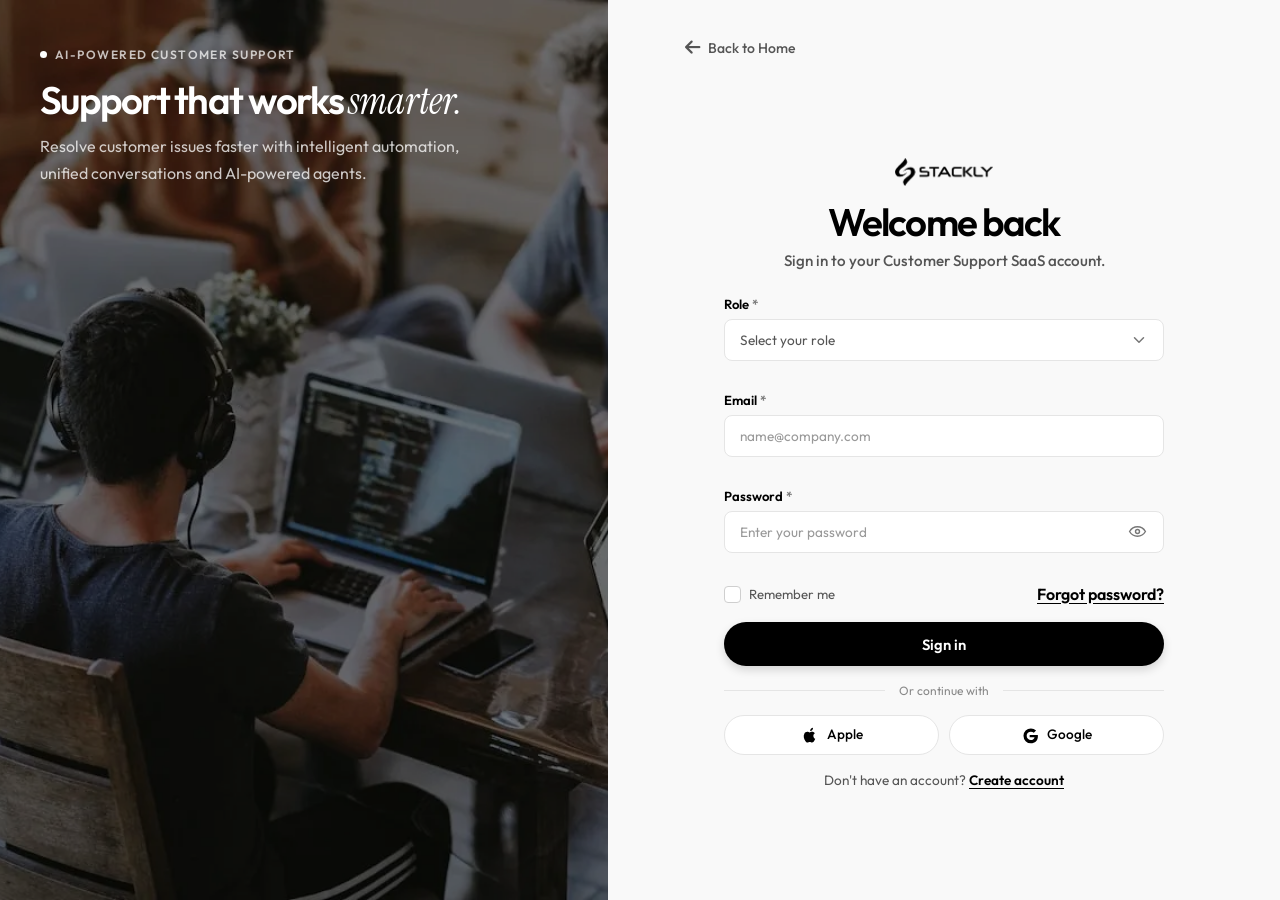
<file: html/login.html>
<!DOCTYPE html>
<html lang="en">
<head>
  <meta charset="UTF-8">
  <meta name="viewport" content="width=device-width, initial-scale=1.0">

  <title>Login — Customer Support SaaS</title>

  <link rel="stylesheet" href="../global.css">
  <link rel="stylesheet" href="../css/common.css">
  <link rel="stylesheet" href="../css/login.css">
  <link rel="stylesheet" href="https://cdnjs.cloudflare.com/ajax/libs/font-awesome/6.4.0/css/all.min.css">
</head>

<body>

  <main class="auth-page">

    <!-- =========================================================
         LEFT IMAGE PANEL
    ========================================================== -->
    <section class="auth-visual" aria-label="Customer support">

      <img
        src="../assets/img-9.webp"
        alt="Customer support team collaborating"
        class="auth-visual-image"
      >

      <div class="auth-visual-overlay">



        <div class="auth-visual-copy">
          <p class="auth-visual-eyebrow">
            AI-POWERED CUSTOMER SUPPORT
          </p>

          <h2>
            Support that works
            <span class="font-serif-italic">smarter.</span>
          </h2>

          <p>
            Resolve customer issues faster with intelligent automation,
            unified conversations and AI-powered agents.
          </p>
        </div>

      </div>

    </section>


    <!-- =========================================================
         RIGHT AUTH PANEL
    ========================================================== -->
    <section class="auth-content">

      <a href="../index.html" class="auth-back">
        <span aria-hidden="true"><i class="fa-solid fa-arrow-left"></i></span>
        Back to Home
      </a>

      <div class="auth-container">

        <!-- HEADER -->
        <div class="auth-header">

          <a href="../index.html" class="auth-logo">
            <img
              src="../logo_trimmed.webp"
              alt="Customer Support SaaS"
            >
          </a>

          <h1>Welcome back</h1>

          <p>
            Sign in to your Customer Support SaaS account.
          </p>

        </div>


        <!-- =====================================================
             LOGIN FORM
        ====================================================== -->
        <form
          class="auth-form"
          id="login-form"
          novalidate
        >

          <!-- ROLE -->
          <div class="auth-field">

            <label for="role-select-trigger">
              Role <span class="required">*</span>
            </label>

            <div
              class="custom-select"
              id="role-select-wrapper"
            >

              <button
                type="button"
                class="custom-select-trigger"
                id="role-select-trigger"
                aria-haspopup="listbox"
                aria-expanded="false"
              >
                <span>Select your role</span>

                <svg
                  class="select-arrow"
                  viewBox="0 0 24 24"
                  aria-hidden="true"
                >
                  <path
                    d="M6 9l6 6 6-6"
                    fill="none"
                    stroke="currentColor"
                    stroke-width="2"
                    stroke-linecap="round"
                    stroke-linejoin="round"
                  />
                </svg>
              </button>

              <div
                class="custom-options"
                id="role-options"
                role="listbox"
              >

                <button
                  type="button"
                  class="custom-option"
                  data-value="user"
                  role="option"
                >
                  User
                </button>

                <button
                  type="button"
                  class="custom-option"
                  data-value="admin"
                  role="option"
                >
                  Admin
                </button>

              </div>

            </div>

            <input
              type="hidden"
              id="login-role"
              name="role"
            >

            <div
              class="auth-error"
              id="error-role"
            ></div>

          </div>


          <!-- EMAIL -->
          <div class="auth-field">

            <label for="login-email">
              Email <span class="required">*</span>
            </label>

            <input
              type="email"
              id="login-email"
              name="email"
              class="auth-input"
              placeholder="name@company.com"
              autocomplete="email"
            >

            <div
              class="auth-error"
              id="error-email"
            ></div>

          </div>


          <!-- PASSWORD -->
          <div class="auth-field">

            <label for="login-password">
              Password <span class="required">*</span>
            </label>

            <div class="password-wrapper">

              <input
                type="password"
                id="login-password"
                name="password"
                class="auth-input"
                placeholder="Enter your password"
                autocomplete="current-password"
              >

              <button
                type="button"
                class="password-toggle"
                id="toggle-password"
                aria-label="Show password"
              >

                <svg
                  class="eye-open"
                  viewBox="0 0 24 24"
                  aria-hidden="true"
                >
                  <path
                    d="M2 12s3.5-6 10-6 10 6 10 6-3.5 6-10 6S2 12 2 12Z"
                    fill="none"
                    stroke="currentColor"
                    stroke-width="1.8"
                  />
                  <circle
                    cx="12"
                    cy="12"
                    r="2.5"
                    fill="none"
                    stroke="currentColor"
                    stroke-width="1.8"
                  />
                </svg>

                <svg
                  class="eye-closed"
                  viewBox="0 0 24 24"
                  aria-hidden="true"
                >
                  <path
                    d="M3 3l18 18"
                    fill="none"
                    stroke="currentColor"
                    stroke-width="1.8"
                    stroke-linecap="round"
                  />
                  <path
                    d="M10.6 6.2A10.8 10.8 0 0 1 12 6c6.5 0 10 6 10 6a18 18 0 0 1-3.1 3.6M6.1 6.7C3.5 8.5 2 12 2 12s3.5 6 10 6c1.4 0 2.6-.3 3.7-.7"
                    fill="none"
                    stroke="currentColor"
                    stroke-width="1.8"
                    stroke-linecap="round"
                  />
                </svg>

              </button>

            </div>

            <div
              class="auth-error"
              id="error-password"
            ></div>

          </div>


          <!-- REMEMBER / FORGOT -->
          <div class="auth-options">

            <label class="remember-me">

              <input
                type="checkbox"
                id="login-remember"
              >

              <span class="custom-checkbox"></span>

              <span>Remember me</span>

            </label>

            <a
              href="../404.html"
              class="auth-link"
            >
              Forgot password?
            </a>

          </div>


          <!-- SUBMIT -->
          <button
            type="submit"
            class="auth-submit"
            id="login-submit"
          >
            <span class="btn-text">
              Sign in
            </span>

            <span
              class="spinner"
              aria-hidden="true"
            ></span>
          </button>


          <!-- DIVIDER -->
          <div class="auth-divider">
            <span>Or continue with</span>
          </div>


          <!-- SOCIAL -->
          <div class="social-buttons">

            <a
              href="../404.html"
              class="social-button"
            >

              <svg
                viewBox="0 0 24 24"
                aria-hidden="true"
              >
                <path
                  d="M18.71 19.5c-.83 1.24-1.71 2.45-3.05 2.47-1.34.03-1.77-.79-3.29-.79-1.53 0-2 .77-3.27.82-1.31.05-2.3-1.32-3.14-2.53C4.25 17 2.94 12.45 4.7 9.39c.87-1.52 2.43-2.48 4.12-2.51 1.28-.02 2.5.87 3.29.87.78 0 2.26-1.07 3.81-.91.65.03 2.47.26 3.64 1.98-.09.06-2.17 1.28-2.15 3.81.03 3.02 2.65 4.03 2.68 4.04-.03.07-.42 1.44-1.38 2.83ZM15.97 4.17c.66-.81 1.11-1.93.99-3.06-1 .04-2.21.67-2.93 1.49-.62.69-1.16 1.84-1.01 2.96 1.12.09 2.27-.58 2.95-1.39Z"
                />
              </svg>

              Apple

            </a>


            <a
              href="../404.html"
              class="social-button"
            >

              <svg
                viewBox="0 0 24 24"
                aria-hidden="true"
              >
                <path
                  d="M12.24 10.285V14.4h6.887c-.648 2.41-2.519 4.114-5.136 4.114A5.99 5.99 0 0 1 8 12.527a5.99 5.99 0 0 1 5.99-5.99 5.86 5.86 0 0 1 4.116 1.705l3.163-3.163A10.373 10.373 0 0 0 13.99 2a10.51 10.51 0 0 0-10.5 10.527 10.51 10.51 0 0 0 10.5 10.527c5.68 0 9.873-3.957 9.873-10.05 0-.62-.053-1.2-.16-1.72H12.24Z"
                />
              </svg>

              Google

            </a>

          </div>


          <!-- FOOTER -->
          <p class="auth-footer">
            Don't have an account?

            <a
              href="signup.html"
              class="auth-link"
            >
              Create account
            </a>
          </p>

        </form>

      </div>

    </section>

  </main>


  <!-- GSAP -->
  <script src="https://cdnjs.cloudflare.com/ajax/libs/gsap/3.12.2/gsap.min.js"></script>

  <script>

    document.addEventListener("DOMContentLoaded", () => {

      const form = document.getElementById("login-form");

      const emailInput =
        document.getElementById("login-email");

      const passwordInput =
        document.getElementById("login-password");

      const roleInput =
        document.getElementById("login-role");

      const roleWrapper =
        document.getElementById("role-select-wrapper");

      const roleTrigger =
        document.getElementById("role-select-trigger");

      const roleOptions =
        roleWrapper.querySelectorAll(".custom-option");

      const roleError =
        document.getElementById("error-role");

      const emailError =
        document.getElementById("error-email");

      const passwordError =
        document.getElementById("error-password");

      const submitButton =
        document.getElementById("login-submit");

      const passwordToggle =
        document.getElementById("toggle-password");

      const eyeOpen =
        passwordToggle.querySelector(".eye-open");

      const eyeClosed =
        passwordToggle.querySelector(".eye-closed");


      /* =========================================================
         PASSWORD TOGGLE
      ========================================================== */

      passwordToggle.addEventListener("click", () => {

        const showing =
          passwordInput.type === "text";

        passwordInput.type =
          showing ? "password" : "text";

        eyeOpen.style.display =
          showing ? "block" : "none";

        eyeClosed.style.display =
          showing ? "none" : "block";

        passwordToggle.setAttribute(
          "aria-label",
          showing ? "Show password" : "Hide password"
        );

        passwordInput.focus();

      });


      /* =========================================================
         ROLE DROPDOWN
      ========================================================== */

      roleTrigger.addEventListener("click", (event) => {

        event.stopPropagation();

        const isOpen =
          roleWrapper.classList.toggle("open");

        roleTrigger.setAttribute(
          "aria-expanded",
          String(isOpen)
        );

      });


      roleOptions.forEach(option => {

        option.addEventListener("click", event => {

          event.stopPropagation();

          const value =
            option.dataset.value;

          const text =
            option.textContent.trim();

          roleInput.value = value;

          roleTrigger.querySelector("span").textContent =
            text;

          roleOptions.forEach(item => {
            item.classList.remove("selected");
          });

          option.classList.add("selected");

          roleWrapper.classList.remove("open");

          roleTrigger.setAttribute(
            "aria-expanded",
            "false"
          );

          roleTrigger.classList.remove("error");

          roleError.textContent = "";

        });

      });


      document.addEventListener("click", () => {

        roleWrapper.classList.remove("open");

        roleTrigger.setAttribute(
          "aria-expanded",
          "false"
        );

      });


      /* =========================================================
         VALIDATION CLEARING
      ========================================================== */

      emailInput.addEventListener("input", () => {

        emailInput.classList.remove("error");
        emailError.textContent = "";

      });


      passwordInput.addEventListener("input", () => {

        passwordInput.classList.remove("error");
        passwordError.textContent = "";

      });


      /* =========================================================
         LOGIN
      ========================================================== */

      form.addEventListener("submit", event => {

        event.preventDefault();

        let valid = true;

        const email =
          emailInput.value.trim();

        const password =
          passwordInput.value.trim();

        const role =
          roleInput.value.trim();


        if (!email) {

          emailInput.classList.add("error");

          emailError.textContent =
            "Email is required.";

          valid = false;

        } else if (
          !/^[^\s@]+@[^\s@]+\.[^\s@]+$/.test(email)
        ) {

          emailInput.classList.add("error");

          emailError.textContent =
            "Please enter a valid email address.";

          valid = false;

        }


        if (!password) {

          passwordInput.classList.add("error");

          passwordError.textContent =
            "Password is required.";

          valid = false;

        }


        if (!role) {

          roleTrigger.classList.add("error");

          roleError.textContent =
            "Please select a role.";

          valid = false;

        }


        if (!valid) return;


        // No loading state needed for instant redirect


        /*
          This project currently uses simulated authentication.
          Replace this block with the backend/API call later.
        */

        const username =
            email.split("@")[0];

          const displayName =
            username.charAt(0).toUpperCase() +
            username.slice(1);


          localStorage.setItem(
            "auth_email",
            email
          );

          localStorage.setItem(
            "auth_username",
            displayName
          );

          localStorage.setItem(
            "auth_role",
            role
          );


          const remember =
            document.getElementById(
              "login-remember"
            ).checked;


          if (remember) {

            localStorage.setItem(
              "auth_remember",
              "true"
            );

          } else {

            localStorage.removeItem(
              "auth_remember"
            );

          }


          const target =
            role === "admin"
              ? "admin.html"
              : "user.html";


          window.location.href = target;

      });


      /* =========================================================
         REMEMBERED EMAIL
      ========================================================== */

      const remembered =
        localStorage.getItem("auth_remember");

      if (remembered === "true") {

        const savedEmail =
          localStorage.getItem("auth_email");

        if (savedEmail) {

          emailInput.value =
            savedEmail;

          document.getElementById(
            "login-remember"
          ).checked = true;

        }

      }


      /* =========================================================
         GSAP ENTRANCE
      ========================================================== */

      if (window.gsap) {

        gsap.from(".auth-content", {
          opacity: 0,
          x: 30,
          duration: 0.8,
          ease: "power3.out"
        });

        gsap.from(".auth-visual-copy", {
          opacity: 0,
          y: 25,
          duration: 0.9,
          delay: 0.15,
          ease: "power3.out"
        });

      }

    });

  </script>

</body>
</html>
</file>
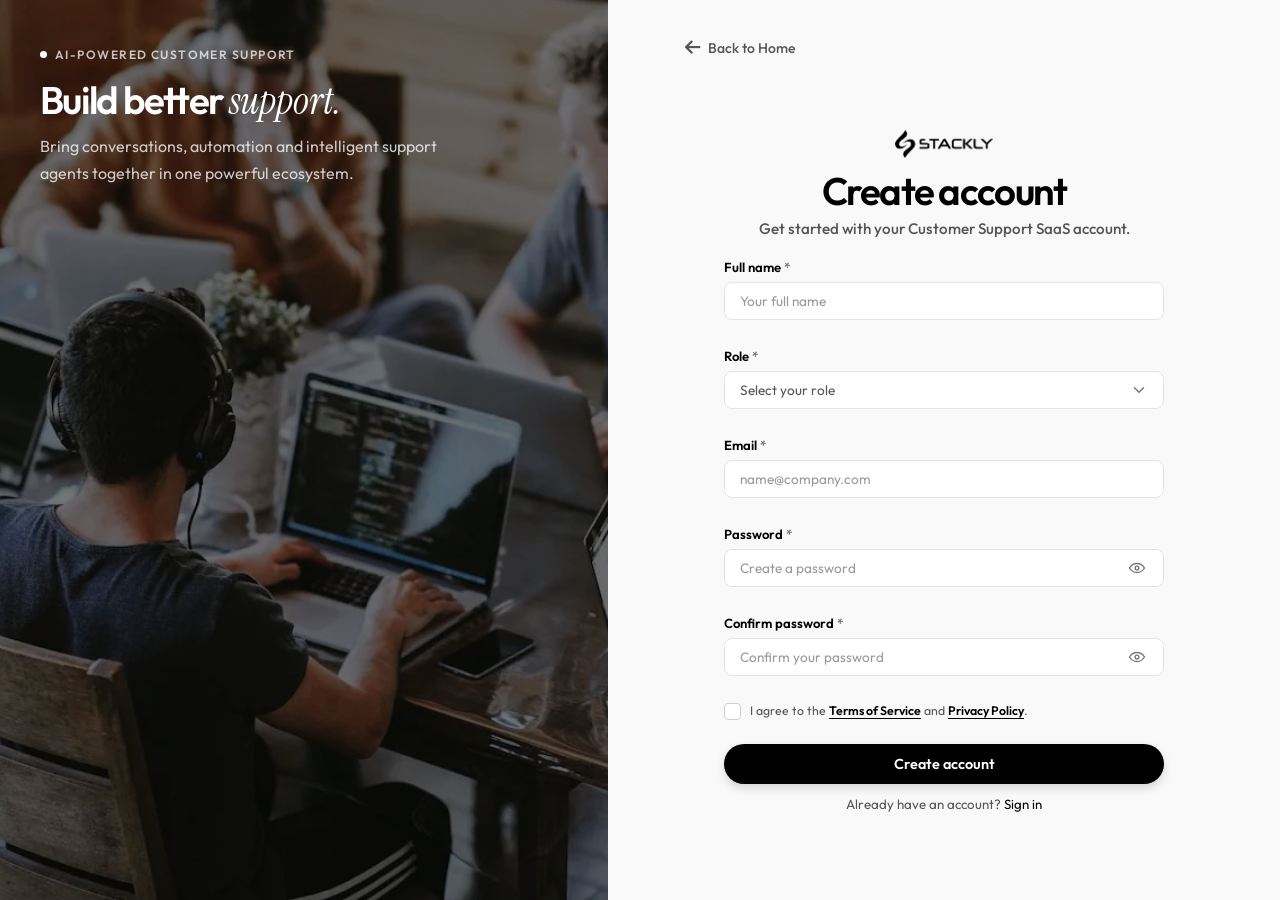
<file: html/signup.html>
<!DOCTYPE html>
<html lang="en">
<head>
  <meta charset="UTF-8">
  <meta name="viewport" content="width=device-width, initial-scale=1.0">

  <title>Create Account — Customer Support SaaS</title>

  <link rel="stylesheet" href="../global.css">
  <link rel="stylesheet" href="../css/common.css">
  <link rel="stylesheet" href="../css/signup.css">
  <link rel="stylesheet" href="https://cdnjs.cloudflare.com/ajax/libs/font-awesome/6.4.0/css/all.min.css">
</head>

<body>

  <main class="auth-page">

    <!-- =========================================================
         LEFT IMAGE PANEL
    ========================================================== -->
    <section class="auth-visual" aria-label="Customer support">

      <img
        src="../assets/img-9.webp"
        alt="Customer support team collaborating"
        class="auth-visual-image"
      >

      <div class="auth-visual-overlay">


        <div class="auth-visual-copy">

          <p class="auth-visual-eyebrow">
            AI-POWERED CUSTOMER SUPPORT
          </p>

          <h2>
            Build better
            <span class="font-serif-italic">support.</span>
          </h2>

          <p>
            Bring conversations, automation and intelligent support
            agents together in one powerful ecosystem.
          </p>

        </div>

      </div>

    </section>


    <!-- =========================================================
         RIGHT CONTENT
    ========================================================== -->
    <section class="auth-content">

      <a href="../index.html" class="auth-back">
        <span aria-hidden="true"><i class="fa-solid fa-arrow-left"></i></span>
        Back to Home
      </a>

      <div class="auth-container">

        <!-- HEADER -->
        <div class="auth-header">

          <a href="../index.html" class="auth-logo">
            <img
              src="../logo_trimmed.webp"
              alt="Customer Support SaaS"
            >
          </a>

          <h1>Create account</h1>

          <p>
            Get started with your Customer Support SaaS account.
          </p>

        </div>


        <!-- =====================================================
             SIGNUP FORM
        ====================================================== -->
        <form
          class="auth-form"
          id="signup-form"
          novalidate
        >

          <!-- NAME -->
          <div class="auth-field">

            <label for="signup-name">
              Full name <span class="required">*</span>
            </label>

            <input
              type="text"
              id="signup-name"
              name="name"
              class="auth-input"
              placeholder="Your full name"
              autocomplete="name"
            >

            <div
              class="auth-error"
              id="error-name"
            ></div>

          </div>


          <!-- ROLE -->
          <div class="auth-field">

            <label for="signup-role-trigger">
              Role <span class="required">*</span>
            </label>

            <div
              class="custom-select"
              id="role-select-wrapper"
            >

              <button
                type="button"
                class="custom-select-trigger"
                id="signup-role-trigger"
                aria-haspopup="listbox"
                aria-expanded="false"
              >

                <span>Select your role</span>

                <svg
                  class="select-arrow"
                  viewBox="0 0 24 24"
                  aria-hidden="true"
                >
                  <path
                    d="M6 9l6 6 6-6"
                    fill="none"
                    stroke="currentColor"
                    stroke-width="2"
                    stroke-linecap="round"
                    stroke-linejoin="round"
                  />
                </svg>

              </button>

              <div
                class="custom-options"
                id="signup-role-options"
                role="listbox"
              >

                <button
                  type="button"
                  class="custom-option"
                  data-value="user"
                  role="option"
                >
                  User
                </button>

                <button
                  type="button"
                  class="custom-option"
                  data-value="admin"
                  role="option"
                >
                  Admin
                </button>

              </div>

            </div>

            <input
              type="hidden"
              id="signup-role"
              name="role"
            >

            <div
              class="auth-error"
              id="error-role"
            ></div>

          </div>


          <!-- EMAIL -->
          <div class="auth-field">

            <label for="signup-email">
              Email <span class="required">*</span>
            </label>

            <input
              type="email"
              id="signup-email"
              name="email"
              class="auth-input"
              placeholder="name@company.com"
              autocomplete="email"
            >

            <div
              class="auth-error"
              id="error-email"
            ></div>

          </div>


          <!-- PASSWORD -->
          <div class="auth-field">

            <label for="signup-password">
              Password <span class="required">*</span>
            </label>

            <div class="password-wrapper">

              <input
                type="password"
                id="signup-password"
                name="password"
                class="auth-input"
                placeholder="Create a password"
                autocomplete="new-password"
              >

              <button
                type="button"
                class="password-toggle"
                id="toggle-password"
                aria-label="Show password"
              >

                <svg
                  class="eye-open"
                  viewBox="0 0 24 24"
                  aria-hidden="true"
                >
                  <path
                    d="M2 12s3.5-6 10-6 10 6 10 6-3.5 6-10 6S2 12 2 12Z"
                    fill="none"
                    stroke="currentColor"
                    stroke-width="1.8"
                  />

                  <circle
                    cx="12"
                    cy="12"
                    r="2.5"
                    fill="none"
                    stroke="currentColor"
                    stroke-width="1.8"
                  />
                </svg>

                <svg
                  class="eye-closed"
                  viewBox="0 0 24 24"
                  aria-hidden="true"
                >
                  <path
                    d="M3 3l18 18"
                    fill="none"
                    stroke="currentColor"
                    stroke-width="1.8"
                    stroke-linecap="round"
                  />

                  <path
                    d="M10.6 6.2A10.8 10.8 0 0 1 12 6c6.5 0 10 6 10 6a18 18 0 0 1-3.1 3.6M6.1 6.7C3.5 8.5 2 12 2 12s3.5 6 10 6c1.4 0 2.6-.3 3.7-.7"
                    fill="none"
                    stroke="currentColor"
                    stroke-width="1.8"
                    stroke-linecap="round"
                  />
                </svg>

              </button>

            </div>

            <div
              class="auth-error"
              id="error-password"
            ></div>

          </div>


          <!-- CONFIRM PASSWORD -->
          <div class="auth-field">

            <label for="signup-confirm-password">
              Confirm password <span class="required">*</span>
            </label>

            <div class="password-wrapper">

              <input
                type="password"
                id="signup-confirm-password"
                name="confirm-password"
                class="auth-input"
                placeholder="Confirm your password"
                autocomplete="new-password"
              >

              <button
                type="button"
                class="password-toggle"
                id="toggle-confirm-password"
                aria-label="Show password"
              >

                <svg
                  class="eye-open"
                  viewBox="0 0 24 24"
                  aria-hidden="true"
                >
                  <path
                    d="M2 12s3.5-6 10-6 10 6 10 6-3.5 6-10 6S2 12 2 12Z"
                    fill="none"
                    stroke="currentColor"
                    stroke-width="1.8"
                  />

                  <circle
                    cx="12"
                    cy="12"
                    r="2.5"
                    fill="none"
                    stroke="currentColor"
                    stroke-width="1.8"
                  />
                </svg>

                <svg
                  class="eye-closed"
                  viewBox="0 0 24 24"
                  aria-hidden="true"
                >
                  <path
                    d="M3 3l18 18"
                    fill="none"
                    stroke="currentColor"
                    stroke-width="1.8"
                    stroke-linecap="round"
                  />

                  <path
                    d="M10.6 6.2A10.8 10.8 0 0 1 12 6c6.5 0 10 6 10 6a18 18 0 0 1-3.1 3.6M6.1 6.7C3.5 8.5 2 12 2 12s3.5 6 10 6c1.4 0 2.6-.3 3.7-.7"
                    fill="none"
                    stroke="currentColor"
                    stroke-width="1.8"
                    stroke-linecap="round"
                  />
                </svg>

              </button>

            </div>

            <div
              class="auth-error"
              id="error-confirm-password"
            ></div>

          </div>


          <!-- TERMS -->
          <label class="terms-checkbox">

            <input
              type="checkbox"
              id="signup-terms"
            >

            <span class="custom-checkbox"></span>

            <span>
              I agree to the
              <a href="../404.html">Terms of Service</a>
              and
              <a href="../404.html">Privacy Policy</a>.
            </span>

          </label>

          <div
            class="auth-error terms-error"
            id="error-terms"
          ></div>


          <!-- SUBMIT -->
          <button
            type="submit"
            class="auth-submit"
            id="signup-submit"
          >

            <span class="btn-text">
              Create account
            </span>

            <span
              class="spinner"
              aria-hidden="true"
            ></span>

          </button>





          <!-- FOOTER -->
          <p class="auth-footer">

            Already have an account?

            <a
              href="login.html"
              class="auth-link"
            >
              Sign in
            </a>

          </p>

        </form>

      </div>

    </section>

  </main>


  <!-- GSAP -->
  <script src="https://cdnjs.cloudflare.com/ajax/libs/gsap/3.12.2/gsap.min.js"></script>

  <script>

    document.addEventListener("DOMContentLoaded", () => {

      const form =
        document.getElementById("signup-form");

      const nameInput =
        document.getElementById("signup-name");

      const emailInput =
        document.getElementById("signup-email");

      const passwordInput =
        document.getElementById("signup-password");

      const confirmPasswordInput =
        document.getElementById("signup-confirm-password");

      const roleInput =
        document.getElementById("signup-role");

      const roleWrapper =
        document.getElementById("role-select-wrapper");

      const roleTrigger =
        document.getElementById("signup-role-trigger");

      const roleOptions =
        roleWrapper.querySelectorAll(".custom-option");

      const submitButton =
        document.getElementById("signup-submit");


      /* =========================================================
         PASSWORD TOGGLE
      ========================================================== */

      function setupPasswordToggle(input, button) {

        const eyeOpen =
          button.querySelector(".eye-open");

        const eyeClosed =
          button.querySelector(".eye-closed");


        button.addEventListener("click", () => {

          const showing =
            input.type === "text";

          input.type =
            showing ? "password" : "text";

          eyeOpen.style.display =
            showing ? "block" : "none";

          eyeClosed.style.display =
            showing ? "none" : "block";

          button.setAttribute(
            "aria-label",
            showing ? "Show password" : "Hide password"
          );

          input.focus();

        });

      }


      setupPasswordToggle(
        passwordInput,
        document.getElementById("toggle-password")
      );

      setupPasswordToggle(
        confirmPasswordInput,
        document.getElementById("toggle-confirm-password")
      );


      /* =========================================================
         ROLE DROPDOWN
      ========================================================== */

      roleTrigger.addEventListener("click", event => {

        event.stopPropagation();

        const isOpen =
          roleWrapper.classList.toggle("open");

        roleTrigger.setAttribute(
          "aria-expanded",
          String(isOpen)
        );

      });


      roleOptions.forEach(option => {

        option.addEventListener("click", event => {

          event.stopPropagation();

          const value =
            option.dataset.value;

          roleInput.value = value;

          roleTrigger.querySelector("span").textContent =
            option.textContent.trim();

          roleOptions.forEach(item => {
            item.classList.remove("selected");
          });

          option.classList.add("selected");

          roleWrapper.classList.remove("open");

          roleTrigger.setAttribute(
            "aria-expanded",
            "false"
          );

          roleTrigger.classList.remove("error");

          document.getElementById(
            "error-role"
          ).textContent = "";

        });

      });


      document.addEventListener("click", () => {

        roleWrapper.classList.remove("open");

        roleTrigger.setAttribute(
          "aria-expanded",
          "false"
        );

      });


      /* =========================================================
         CLEAR ERRORS
      ========================================================== */

      const fields = [
        ["signup-name", "error-name"],
        ["signup-email", "error-email"],
        ["signup-password", "error-password"],
        ["signup-confirm-password", "error-confirm-password"]
      ];


      fields.forEach(([field, error]) => {

        document.getElementById(field)
          .addEventListener("input", () => {

            document
              .getElementById(field)
              .classList.remove("error");

            document
              .getElementById(error)
              .textContent = "";

          });

      });


      /* =========================================================
         SIGNUP
      ========================================================== */

      form.addEventListener("submit", event => {

        event.preventDefault();

        let valid = true;


        const name =
          nameInput.value.trim();

        const email =
          emailInput.value.trim();

        const password =
          passwordInput.value.trim();

        const confirmPassword =
          confirmPasswordInput.value.trim();

        const role =
          roleInput.value.trim();

        const terms =
          document.getElementById("signup-terms").checked;


        /* NAME */

        if (!name) {

          nameInput.classList.add("error");

          document.getElementById(
            "error-name"
          ).textContent =
            "Full name is required.";

          valid = false;

        }


        /* EMAIL */

        if (!email) {

          emailInput.classList.add("error");

          document.getElementById(
            "error-email"
          ).textContent =
            "Email is required.";

          valid = false;

        } else if (
          !/^[^\s@]+@[^\s@]+\.[^\s@]+$/.test(email)
        ) {

          emailInput.classList.add("error");

          document.getElementById(
            "error-email"
          ).textContent =
            "Please enter a valid email address.";

          valid = false;

        }


        /* ROLE */

        if (!role) {

          roleTrigger.classList.add("error");

          document.getElementById(
            "error-role"
          ).textContent =
            "Please select a role.";

          valid = false;

        }


        /* PASSWORD */

        if (!password) {

          passwordInput.classList.add("error");

          document.getElementById(
            "error-password"
          ).textContent =
            "Password is required.";

          valid = false;

        } else if (password.length < 6) {

          passwordInput.classList.add("error");

          document.getElementById(
            "error-password"
          ).textContent =
            "Password must contain at least 6 characters.";

          valid = false;

        }


        /* CONFIRM PASSWORD */

        if (!confirmPassword) {

          confirmPasswordInput.classList.add("error");

          document.getElementById(
            "error-confirm-password"
          ).textContent =
            "Please confirm your password.";

          valid = false;

        } else if (password !== confirmPassword) {

          confirmPasswordInput.classList.add("error");

          document.getElementById(
            "error-confirm-password"
          ).textContent =
            "Passwords do not match.";

          valid = false;

        }


        /* TERMS */

        if (!terms) {

          document.getElementById(
            "error-terms"
          ).textContent =
            "Please accept the Terms of Service and Privacy Policy.";

          valid = false;

        }


        if (!valid) return;


        // No loading state needed for instant redirect


        /*
          Simulated account creation.
          Replace with backend/API authentication later.
        */

        const username =
            email.split("@")[0];

          const displayName =
            name ||
            username.charAt(0).toUpperCase() +
            username.slice(1);


          localStorage.setItem(
            "auth_email",
            email
          );

          localStorage.setItem(
            "auth_username",
            displayName
          );

          localStorage.setItem(
            "auth_role",
            role
          );

          localStorage.setItem(
            "auth_remember",
            "true"
          );


          window.location.href = "login.html";

      });


      /* =========================================================
         GSAP
      ========================================================== */

      if (window.gsap) {

        gsap.from(".auth-content", {
          opacity: 0,
          x: 30,
          duration: 0.8,
          ease: "power3.out"
        });

        gsap.from(".auth-visual-copy", {
          opacity: 0,
          y: 25,
          duration: 0.9,
          delay: 0.15,
          ease: "power3.out"
        });

      }

    });

  </script>

</body>
</html>
</file>
<file: global.css>
/* ==========================================================================
   GLOBAL CSS - Variables, Reset, and Base Styles
   ========================================================================== */
@import url('https://fonts.googleapis.com/css2?family=Instrument+Serif:ital@1&family=Outfit:wght@400;500;600;700&display=swap');


:root {
  /* Colors - Matched to Image */
  --color-primary: #000000;
  --color-primary-light: #333333;
  --color-accent: #000000; /* Black buttons */
  --color-accent-hover: #222222;
  
  --color-bg: #F9F9F9; /* Light gray background */
  --color-bg-alt: #EAEAEA; /* Light gray for secondary buttons */
  
  --color-text: #111111;
  --color-text-dark: #000000;
  --color-text-light: #555555;
  --color-text-inverse: #FFFFFF;
  
  --color-border: #E5E5E5;
  --color-border-subtle: #EEEEEE;

  /* Typography */
  --font-family-base: 'Outfit', system-ui, -apple-system, BlinkMacSystemFont, "Segoe UI", Roboto, Helvetica, Arial, sans-serif;
  --font-family-serif: 'Instrument Serif', Georgia, 'Times New Roman', serif;
  
  /* Spacing */
  --space-xs: 0.5rem;
  --space-sm: 1rem;
  --space-md: 2rem;
  --space-lg: 4rem;
  --space-xl: 8rem;

  /* Border Radius */
  --radius-sm: 0.25rem;
  --radius-md: 0.5rem;
  --radius-lg: 1rem;
  --radius-xl: 1.5rem;
  --radius-pill: 9999px; /* For pill buttons and header */

  /* Shadows */
  --shadow-sm: 0 2px 8px rgba(0, 0, 0, 0.04);
  --shadow-md: 0 4px 16px rgba(0, 0, 0, 0.08);
  --shadow-lg: 0 10px 30px rgba(0, 0, 0, 0.1);
  --shadow-button: 0 4px 10px rgba(0, 0, 0, 0.15);
  
  /* Transitions */
  --transition-fast: 0.15s ease-out;
  --transition-normal: 0.3s ease-out;
  --transition-slow: 0.5s ease-out;
}

/* Reset */
*, *::before, *::after {
  box-sizing: border-box;
  margin: 0;
  padding: 0;
  cursor: default !important;
  -webkit-user-select: none;
  user-select: none;
}

html {
  font-size: 16px;
  scroll-behavior: smooth;
  overflow-x: hidden;
}

body {
  font-family: var(--font-family-base);
  color: var(--color-text);
  background-color: var(--color-bg);
  /* Subtle vertical grid lines as seen in the image */
  background-image: linear-gradient(to right, rgba(0, 0, 0, 0.03) 1px, transparent 1px);
  background-size: 20vw 100%;
  background-position: center top;
  line-height: 1.6;
  -webkit-font-smoothing: antialiased;
  -moz-osx-font-smoothing: grayscale;
  overflow-x: hidden;
  cursor: default;
}

input[type="text"],
input[type="email"],
input[type="password"],
textarea {
  cursor: text !important;
  -webkit-user-select: auto;
  user-select: auto;
}

a, button, summary, select, [role="button"] {
  cursor: pointer !important;
}

/* Typography Base */
h1, h2, h3, h4, h5, h6 {
  color: var(--color-text-dark);
  font-weight: 600;
  line-height: 1.1;
  letter-spacing: -0.03em;
  margin-bottom: var(--space-sm);
}

h1 {
  font-size: clamp(2.5rem, 6vw, 4.5rem);
}

h2 {
  font-size: clamp(2rem, 4vw, 3rem);
}

h3 {
  font-size: clamp(1.5rem, 3vw, 2rem);
}

/* Utility for the serif italic font shown in the design */
.font-serif-italic {
  font-family: var(--font-family-serif);
  font-style: italic;
  font-weight: 500;
  letter-spacing: 0;
}

p {
  margin-bottom: var(--space-sm);
}

a {
  color: var(--color-text-dark);
  text-decoration: none;
  transition: opacity var(--transition-fast);
}

a:hover {
  opacity: 0.7;
}

img {
  max-width: 100%;
  height: auto;
  display: block;
}

/* Reduced Motion Preference */
@media (prefers-reduced-motion: reduce) {
  *, *::before, *::after {
    animation-duration: 0.01ms !important;
    animation-iteration-count: 1 !important;
    transition-duration: 0.01ms !important;
    scroll-behavior: auto !important;
  }
}

/* Global Logo Filter - Converts logo to solid black */
img[src*="logo_trimmed"] { 
  filter: brightness(0) !important; 
}
</file>
<file: css/common.css>
/* ==========================================================================
   COMMON CSS - Header, Footer, Nav, Buttons, Shared Utilities
   ========================================================================== */

/* Shared Utilities */
.container {
  width: 100%;
  max-width: 1200px;
  margin: 0 auto;
  padding: 0 var(--space-md);
}

/* Buttons */
.btn {
  display: inline-flex;
  align-items: center;
  justify-content: center;
  padding: 0.6rem 1.25rem;
  border-radius: var(--radius-pill); /* Pill shaped buttons */
  font-weight: 500;
  font-size: 0.875rem;
  text-align: center;
  cursor: pointer;
  border: 1px solid transparent;
  transition: all var(--transition-normal);
  font-family: inherit;
  text-decoration: none;
  white-space: nowrap;
}

.btn-primary {
  background-color: var(--color-accent);
  color: var(--color-text-inverse);
  box-shadow: var(--shadow-button);
}

.btn-primary:hover {
  background-color: var(--color-accent-hover);
  color: var(--color-text-inverse);
  opacity: 1; /* override global a:hover */
  transform: translateY(-1px);
  box-shadow: 0 6px 12px rgba(0, 0, 0, 0.2);
}

.btn-secondary {
  background-color: var(--color-bg-alt);
  color: var(--color-text-dark);
  border: none;
}

.btn-secondary:hover {
  background-color: #D4D4D4;
  opacity: 1;
  transform: translateY(-1px);
}

/* Icon inside button */
.btn-icon {
  margin-left: 0.5rem;
  font-size: 1.1em;
}

/* Header - Pill Design */
.site-header {
  position: fixed;
  top: 1.5rem;
  left: 50%;
  transform: translateX(-50%);
  width: 100%;
  max-width: 1200px;
  background-color: rgba(255, 255, 255, 0.95);
  backdrop-filter: blur(10px);
  z-index: 1000;
  border-radius: var(--radius-pill);
  box-shadow: var(--shadow-md);
  padding: 0.75rem var(--space-md);
  display: flex;
  align-items: center;
  justify-content: space-between;
}

/* For mobile, we might need it to span full width or change shape slightly, 
   but we'll keep the pill as long as it fits */
@media (max-width: 768px) {
  .site-header {
    width: calc(100% - 2rem);
    justify-content: space-between;
    padding: 0.75rem 1rem;
    gap: 1rem;
  }
}

.brand-logo {
  display: flex;
  align-items: center;
  flex-shrink: 0;
}

.brand-logo img {
  height: 40px; 
  width: auto;
  filter: brightness(0); 
}

/* Desktop Navigation */
.main-nav {
  display: none;
}

.nav-links {
  display: flex;
  gap: 1.5rem;
  list-style: none;
  align-items: center;
  margin: 0;
  padding: 0;
}

.nav-links a {
  color: var(--color-text);
  font-size: 1rem; /* Increased from 0.875rem */
  font-weight: 500;
}

.nav-links a:hover {
  opacity: .7;
}

.nav-links a.active,
.mobile-nav-links a.active {
  position: relative;
  font-weight: 700;
}

.nav-links a.active::after {
  content: "";
  position: absolute;
  left: 0;
  right: 0;
  bottom: -7px;
  width: 5px;
  height: 5px;
  margin: auto;
  background: var(--color-text-dark);
  border-radius: 50%;
}

.mobile-nav-links a.active {
  text-decoration: underline;
  text-underline-offset: 7px;
  color: var(--color-text-dark);
}

.header-actions {
  display: none;
  gap: 0.5rem;
  align-items: center;
  flex-shrink: 0;
}

/* Hamburger Menu Button */
.hamburger-btn {
  display: block;
  background: none;
  border: none;
  cursor: pointer;
  padding: 0.5rem;
  z-index: 1001; /* Above mobile nav */
}

.hamburger-box {
  width: 24px;
  height: 20px;
  display: inline-block;
  position: relative;
}

.hamburger-inner {
  display: block;
  top: 50%;
  margin-top: -1px;
}

.hamburger-inner, .hamburger-inner::before, .hamburger-inner::after {
  width: 24px;
  height: 2px;
  background-color: var(--color-text-dark);
  position: absolute;
  transition: transform var(--transition-normal);
  border-radius: 2px;
}

.hamburger-inner::before, .hamburger-inner::after {
  content: "";
  display: block;
}

.hamburger-inner::before { top: -8px; }
.hamburger-inner::after { bottom: -8px; }

/* Hamburger Active State */
.hamburger-btn.is-active .hamburger-inner {
  transform: rotate(45deg);
}
.hamburger-btn.is-active .hamburger-inner::before {
  top: 0;
  opacity: 0;
}
.hamburger-btn.is-active .hamburger-inner::after {
  bottom: 0;
  transform: rotate(-90deg);
}

/* Mobile Navigation Overlay */
.mobile-nav-overlay {
  position: fixed;
  top: 0;
  left: 0;
  width: 100%;
  height: 100vh;
  background-color: rgba(255, 255, 255, 0.98);
  backdrop-filter: blur(5px);
  z-index: 999;
  display: flex;
  flex-direction: column;
  justify-content: flex-start;
  align-items: center;
  padding-top: 120px;
  padding-bottom: 40px;
  overflow-y: auto;
  opacity: 0;
  visibility: hidden;
  transition: opacity var(--transition-normal), visibility var(--transition-normal);
}

.mobile-nav-overlay.is-open {
  opacity: 1;
  visibility: visible;
}

.mobile-nav-links {
  list-style: none;
  text-align: center;
  margin-bottom: var(--space-md);
}

.mobile-nav-links li {
  margin-bottom: var(--space-md);
}

.mobile-nav-links li:last-child {
  margin-bottom: 0;
}

.mobile-nav-links a {
  font-size: 1.5rem;
  font-weight: 600;
  color: var(--color-text-dark);
}

.mobile-header-actions {
  display: flex;
  flex-direction: column;
  gap: var(--space-sm);
  width: 200px;
}

/* Footer - Simple for now as design doesn't show it, but adhering to AGENTS.md */
.site-footer {
  background-color: #111111;
  color: #888888;
  padding: var(--space-xl) 0 var(--space-md);
  margin-top: var(--space-xl);
}

.footer-grid {
  display: grid;
  grid-template-columns: 1fr;
  gap: var(--space-lg);
  margin-bottom: var(--space-lg);
}

.footer-brand .brand-logo img {
  filter: brightness(0) invert(1) !important;
  margin-bottom: var(--space-sm);
  height: 30px;
}

.social-icons {
  display: flex;
  gap: 16px;
  margin-top: 24px;
}

.social-icons a {
  color: #888888;
  transition: color 0.3s ease;
}

.social-icons a:hover {
  color: var(--color-text-inverse);
}

.footer-heading {
  color: var(--color-text-inverse);
  font-size: 1.125rem;
  margin-bottom: var(--space-sm);
  font-weight: 500;
}

.footer-links {
  list-style: none;
}

.footer-links li {
  margin-bottom: var(--space-xs);
}

.footer-links a {
  color: #888888;
}

.footer-links a:hover {
  color: var(--color-text-inverse);
  opacity: 1;
}

.footer-bottom {
  text-align: center;
  padding-top: var(--space-md);
  border-top: 1px solid rgba(255, 255, 255, 0.1);
  font-size: 0.875rem;
}

/* Responsive Breakpoints */
@media (min-width: 768px) {
  .footer-grid {
    grid-template-columns: repeat(2, 1fr);
  }
}

@media (min-width: 992px) {
  .hamburger-btn { display: none; }
  
  .main-nav, .header-actions {
    display: flex;
  }

  .footer-grid {
    grid-template-columns: 2fr 1fr 1fr 1fr;
  }
}
</file>
<file: css/login.css>
/* ============================================================
   LOGIN PAGE
   ============================================================ */

.auth-page {
  height: 100vh;
  overflow-y: auto;
  display: grid;
  grid-template-columns: minmax(0, 0.95fr) minmax(500px, 1.05fr);
  background: var(--color-bg);
}


/* ============================================================
   LEFT VISUAL
   ============================================================ */

.auth-visual {
  position: sticky;
  top: 0;
  height: 100vh;
  overflow: hidden;
  background: #111;
}

.auth-visual-image {
  width: 100%;
  height: 100%;
  object-fit: cover;
  object-position: center;
  transition: transform 1s cubic-bezier(0.16, 1, 0.3, 1);
}

.auth-visual:hover .auth-visual-image {
  transform: scale(1.025);
}

.auth-visual-overlay {
  position: absolute;
  inset: 0;
  padding: 40px;
  display: flex;
  flex-direction: column;
  justify-content: space-between;
  background: rgba(0, 0, 0, 0.42);
}

.auth-brand {
  width: fit-content;
}

.auth-brand img {
  width: auto;
  height: 30px;
  filter: brightness(0) invert(1) !important;
}

.auth-visual-copy {
  max-width: 480px;
  color: #fff;
}

.auth-visual-eyebrow {
  display: inline-flex;
  align-items: center;
  gap: 8px;
  margin-bottom: 18px;
  font-size: 0.75rem;
  font-weight: 600;
  letter-spacing: 0.12em;
  color: rgba(255, 255, 255, 0.72);
}

.auth-visual-eyebrow::before {
  content: "";
  width: 7px;
  height: 7px;
  border-radius: 50%;
  background: #fff;
}

.auth-visual-copy h2 {
  margin-bottom: 12px;
  color: #fff;
  font-size: clamp(2rem, 3vw, 3.5rem);
  line-height: 0.98;
  letter-spacing: -0.045em;
}

.auth-visual-copy h2 .font-serif-italic {
  color: #fff;
}

.auth-visual-copy > p:last-child {
  max-width: 420px;
  margin-bottom: 0;
  color: rgba(255, 255, 255, 0.76);
  font-size: 1rem;
  line-height: 1.7;
}


/* ============================================================
   RIGHT CONTENT
   ============================================================ */

.auth-content {
  position: relative;
  min-height: 100vh;
  padding: 80px clamp(30px, 5vw, 80px) 40px;
  display: flex;
  align-items: center;
  justify-content: center;
  background: var(--color-bg);
}

.auth-back {
  position: absolute;
  top: 34px;
  left: clamp(30px, 6vw, 100px);

  display: inline-flex;
  align-items: center;
  gap: 8px;

  font-size: 0.875rem;
  font-weight: 500;
  color: var(--color-text-light);
}

.auth-back span {
  font-size: 1.1rem;
  transition: transform var(--transition-fast);
}

.auth-back:hover {
  opacity: 1;
  color: var(--color-text-dark);
}

.auth-back:hover span {
  transform: translateX(-3px);
}

.auth-container {
  width: 100%;
  max-width: 440px;
  padding-top: 10px;
}


/* ============================================================
   HEADER
   ============================================================ */

.auth-header {
  text-align: center;
  margin-bottom: 20px;
}

.auth-logo {
  display: inline-flex;
  justify-content: center;
  margin-bottom: 15px;
}

.auth-logo img {
  height: 28px;
  width: auto;
  filter: brightness(0);
}

.auth-header h1 {
  margin-bottom: 6px;
  font-size: clamp(1.8rem, 3vw, 2.5rem);
  letter-spacing: -0.045em;
}

.auth-header p {
  margin: 0;
  color: var(--color-text-light);
  font-size: 0.95rem;
  font-weight: 500;
}


/* ============================================================
   FORM
   ============================================================ */

.auth-form {
  width: 100%;
}

.auth-field {
  position: relative;
  margin-bottom: 12px;
}

.auth-field label {
  display: block;
  margin-bottom: 4px;
  font-size: 0.82rem;
  font-weight: 600;
  color: var(--color-text-dark);
}

.required {
  color: #777;
}

.auth-input,
.custom-select-trigger {
  width: 100%;
  height: 42px;
  border: 1px solid var(--color-border);
  border-radius: 8px;
  background: #fff;
  color: var(--color-text-dark);
  font-family: inherit;
  font-size: 0.85rem;
  transition:
    border-color var(--transition-normal),
    box-shadow var(--transition-normal),
    background-color var(--transition-normal);
}

.auth-input {
  padding: 0 15px;
  outline: none;
}

.auth-input::placeholder {
  color: #999;
}

.auth-input:hover,
.custom-select-trigger:hover {
  border-color: #cfcfcf;
}

.auth-input:focus,
.custom-select-trigger:focus {
  border-color: #111;
  box-shadow: 0 0 0 3px rgba(0, 0, 0, 0.06);
}

.auth-input.error,
.custom-select-trigger.error {
  border-color: #c62828;
  box-shadow: 0 0 0 3px rgba(198, 40, 40, 0.06);
}

.auth-error {
  min-height: 17px;
  padding-top: 5px;
  color: #c62828;
  font-size: 0.75rem;
}


/* ============================================================
   CUSTOM ROLE SELECT
   ============================================================ */

.custom-select {
  position: relative;
  z-index: 20;
}

.custom-select-trigger {
  display: flex;
  align-items: center;
  justify-content: space-between;
  padding: 0 15px;
  cursor: pointer;
  text-align: left;
}

.custom-select-trigger span {
  color: var(--color-text-light);
}

.custom-select-trigger[aria-expanded="true"] span {
  color: var(--color-text-dark);
}

.select-arrow {
  width: 18px;
  height: 18px;
  color: #777;
  transition: transform var(--transition-normal);
}

.custom-select.open .select-arrow {
  transform: rotate(180deg);
}

.custom-options {
  position: absolute;
  left: 0;
  right: 0;
  top: calc(100% + 6px);

  padding: 6px;

  border: 1px solid var(--color-border);
  border-radius: 10px;

  background: #fff;
  box-shadow: var(--shadow-lg);

  opacity: 0;
  visibility: hidden;
  transform: translateY(-5px);

  transition:
    opacity var(--transition-fast),
    visibility var(--transition-fast),
    transform var(--transition-fast);
}

.custom-select.open .custom-options {
  opacity: 1;
  visibility: visible;
  transform: translateY(0);
}

.custom-option {
  width: 100%;
  padding: 11px 12px;

  border: 0;
  border-radius: 7px;

  background: transparent;
  color: var(--color-text-dark);

  font-family: inherit;
  font-size: 0.9rem;
  text-align: left;

  cursor: pointer;
}

.custom-option:hover,
.custom-option.selected {
  background: #f2f2f2;
}


/* ============================================================
   PASSWORD
   ============================================================ */

.password-wrapper {
  position: relative;
}

.password-wrapper .auth-input {
  padding-right: 50px;
}

.password-toggle {
  position: absolute;
  top: 50%;
  right: 13px;
  width: 28px;
  height: 28px;

  display: flex;
  align-items: center;
  justify-content: center;

  transform: translateY(-50%);

  border: 0;
  background: transparent;
  color: #777;

  cursor: pointer;
}

.password-toggle:hover {
  color: #111;
}

.password-toggle svg {
  width: 19px;
  height: 19px;
}

.password-toggle .eye-closed {
  display: none;
}


/* ============================================================
   REMEMBER / FORGOT
   ============================================================ */

.auth-options {
  display: flex;
  align-items: center;
  justify-content: space-between;
  gap: 15px;

  margin-top: 0;
  margin-bottom: 15px;
}

.remember-me {
  display: inline-flex;
  align-items: center;
  gap: 8px;

  color: var(--color-text-light);
  font-size: 0.825rem;
  cursor: pointer;
}

.remember-me input {
  position: absolute;
  opacity: 0;
  pointer-events: none;
}

.custom-checkbox {
  width: 17px;
  height: 17px;

  display: inline-flex;
  align-items: center;
  justify-content: center;

  border: 1px solid #cfcfcf;
  border-radius: 4px;
  background: #fff;

  transition: all var(--transition-fast);
}

.remember-me input:checked + .custom-checkbox {
  background: #111;
  border-color: #111;
}

.remember-me input:checked + .custom-checkbox::after {
  content: "✓";
  color: #fff;
  font-size: 11px;
  line-height: 1;
}

.auth-link {
  color: var(--color-text-dark);
  font-weight: 600;
  text-decoration: underline;
  text-underline-offset: 3px;
}

.auth-link:hover {
  opacity: 0.65;
}


/* ============================================================
   SUBMIT
   ============================================================ */

.auth-submit {
  width: 100%;
  height: 44px;

  position: relative;

  display: flex;
  align-items: center;
  justify-content: center;

  border: 0;
  border-radius: var(--radius-pill);

  background: #000;
  color: #fff;

  font-family: inherit;
  font-size: 0.925rem;
  font-weight: 600;

  cursor: pointer;

  box-shadow: var(--shadow-button);

  transition:
    transform var(--transition-normal),
    background-color var(--transition-normal);
}

.auth-submit:hover {
  background: #222;
  transform: translateY(-1px);
}

.auth-submit:disabled {
  cursor: not-allowed;
  opacity: 0.75;
  transform: none;
}

.auth-submit .spinner {
  display: none;

  width: 18px;
  height: 18px;

  border: 2px solid rgba(255,255,255,0.35);
  border-top-color: #fff;
  border-radius: 50%;

  animation: authSpin 0.7s linear infinite;
}

.auth-submit.loading .btn-text {
  display: none;
}

.auth-submit.loading .spinner {
  display: block;
}

@keyframes authSpin {
  to {
    transform: rotate(360deg);
  }
}


/* ============================================================
   DIVIDER
   ============================================================ */

.auth-divider {
  display: flex;
  align-items: center;
  gap: 14px;

  margin: 15px 0;

  color: #888;
  font-size: 0.75rem;
  white-space: nowrap;
}

.auth-divider::before,
.auth-divider::after {
  content: "";
  flex: 1;
  height: 1px;
  background: var(--color-border);
}


/* ============================================================
   SOCIAL BUTTONS
   ============================================================ */

.social-buttons {
  display: grid;
  grid-template-columns: 1fr 1fr;
  gap: 10px;
}

.social-button {
  height: 40px;

  display: flex;
  align-items: center;
  justify-content: center;
  gap: 9px;

  border: 1px solid var(--color-border);
  border-radius: var(--radius-pill);

  background: #fff;
  color: var(--color-text-dark);

  font-size: 0.85rem;
  font-weight: 500;

  transition:
    background-color var(--transition-normal),
    border-color var(--transition-normal),
    transform var(--transition-normal);
}

.social-button:hover {
  opacity: 1;
  background: #f3f3f3;
  border-color: #ccc;
  transform: translateY(-1px);
}

.social-button svg {
  width: 17px;
  height: 17px;
}


/* ============================================================
   FOOTER
   ============================================================ */

.auth-footer {
  margin: 15px 0 0;

  text-align: center;

  color: var(--color-text-light);
  font-size: 0.85rem;
}


/* ============================================================
   TABLET
   ============================================================ */

@media (max-width: 991px) {

  .auth-page {
    grid-template-columns: 1fr;
  }

  .auth-visual {
    display: none;
  }

  .auth-content {
    min-height: 100vh;
    padding: 90px 30px 50px;
  }

  .auth-back {
    top: 28px;
    left: 30px;
  }

  .auth-container {
    max-width: 500px;
  }

}


/* ============================================================
   MOBILE
   ============================================================ */

@media (max-width: 600px) {

  .auth-content {
    padding: 82px 20px 35px;
  }

  .auth-back {
    top: 22px;
    left: 20px;
  }

  .auth-container {
    padding-top: 0;
  }

  .auth-header {
    margin-bottom: 26px;
  }

  .auth-logo {
    margin-bottom: 18px;
  }

  .auth-logo img {
    height: 28px;
  }

  .auth-header h1 {
    font-size: 2.25rem;
  }

  .auth-header p {
    font-size: 0.875rem;
  }

  .social-buttons {
    grid-template-columns: 1fr;
  }

}


/* ============================================================
   SMALL MOBILE
   ============================================================ */

@media (max-width: 380px) {

  .auth-content {
    padding-left: 15px;
    padding-right: 15px;
  }

  .auth-header h1 {
    font-size: 2rem;
  }

  .auth-options {
    align-items: flex-start;
  }

  .auth-link {
    font-size: 0.78rem;
  }

}


/* ============================================================
   REDUCED MOTION
   ============================================================ */

@media (prefers-reduced-motion: reduce) {

  .auth-visual-image,
  .auth-submit,
  .social-button,
  .auth-back span {
    transition: none;
  }

}
</file>
<file: css/signup.css>
/* ============================================================
   SIGNUP PAGE
   ============================================================ */

.auth-page {
  height: 100vh;
  overflow-y: auto;
  display: grid;
  grid-template-columns:
    minmax(0, 0.95fr)
    minmax(500px, 1.05fr);

  background: var(--color-bg);
}


/* ============================================================
   LEFT VISUAL
   ============================================================ */

.auth-visual {
  position: sticky;
  top: 0;
  height: 100vh;

  overflow: hidden;

  background: #111;
}

.auth-visual-image {
  width: 100%;
  height: 100%;

  object-fit: cover;
  object-position: center;

  transition:
    transform 1s cubic-bezier(0.16, 1, 0.3, 1);
}

.auth-visual:hover .auth-visual-image {
  transform: scale(1.025);
}

.auth-visual-overlay {
  position: absolute;
  inset: 0;

  padding: 40px;

  display: flex;
  flex-direction: column;
  justify-content: space-between;

  background: rgba(0, 0, 0, 0.42);
}

.auth-brand {
  width: fit-content;
}

.auth-brand img {
  width: auto;
  height: 30px;

  filter: brightness(0) invert(1) !important;
}

.auth-visual-copy {
  max-width: 480px;
  color: #fff;
}

.auth-visual-eyebrow {
  display: inline-flex;
  align-items: center;
  gap: 8px;

  margin-bottom: 18px;

  color: rgba(255, 255, 255, 0.72);

  font-size: 0.75rem;
  font-weight: 600;
  letter-spacing: 0.12em;
}

.auth-visual-eyebrow::before {
  content: "";

  width: 7px;
  height: 7px;

  border-radius: 50%;

  background: #fff;
}

.auth-visual-copy h2 {
  margin-bottom: 12px;

  color: #fff;

  font-size: clamp(2rem, 3vw, 3.5rem);
  line-height: 0.98;

  letter-spacing: -0.045em;
}

.auth-visual-copy h2 .font-serif-italic {
  color: #fff;
}

.auth-visual-copy > p:last-child {
  max-width: 420px;

  margin-bottom: 0;

  color: rgba(255, 255, 255, 0.76);

  font-size: 1rem;
  line-height: 1.7;
}


/* ============================================================
   RIGHT CONTENT
   ============================================================ */

.auth-content {
  position: relative;

  min-height: 100vh;

  padding:
    80px
    clamp(30px, 5vw, 80px)
    40px;

  display: flex;
  align-items: center;
  justify-content: center;

  background: var(--color-bg);
}

.auth-back {
  position: absolute;

  top: 34px;
  left: clamp(30px, 6vw, 100px);

  display: inline-flex;
  align-items: center;
  gap: 8px;

  color: var(--color-text-light);

  font-size: 0.875rem;
  font-weight: 500;
}

.auth-back span {
  font-size: 1.1rem;

  transition:
    transform var(--transition-fast);
}

.auth-back:hover {
  opacity: 1;
  color: var(--color-text-dark);
}

.auth-back:hover span {
  transform: translateX(-3px);
}

.auth-container {
  width: 100%;
  max-width: 440px;

  padding-top: 5px;
}


/* ============================================================
   HEADER
   ============================================================ */

.auth-header {
  text-align: center;

  margin-bottom: 15px;
}

.auth-logo {
  display: inline-flex;

  justify-content: center;

  margin-bottom: 12px;
}

.auth-logo img {
  height: 28px;
  width: auto;

  filter: brightness(0);
}

.auth-header h1 {
  margin-bottom: 5px;

  font-size: clamp(1.7rem, 3vw, 2.4rem);

  letter-spacing: -0.045em;
}

.auth-header p {
  margin: 0;

  color: var(--color-text-light);

  font-size: 0.95rem;
  font-weight: 500;
}


/* ============================================================
   FORM
   ============================================================ */

.auth-form {
  width: 100%;
}

.auth-field {
  position: relative;

  margin-bottom: 10px;
}

.auth-field label {
  display: block;

  margin-bottom: 4px;

  color: var(--color-text-dark);

  font-size: 0.82rem;
  font-weight: 600;
}

.required {
  color: #777;
}

.auth-input,
.custom-select-trigger {
  width: 100%;
  height: 38px;

  border: 1px solid var(--color-border);
  border-radius: 8px;

  background: #fff;
  color: var(--color-text-dark);

  font-family: inherit;
  font-size: 0.85rem;

  transition:
    border-color var(--transition-normal),
    box-shadow var(--transition-normal);
}

.auth-input {
  padding: 0 15px;

  outline: none;
}

.auth-input::placeholder {
  color: #999;
}

.auth-input:hover,
.custom-select-trigger:hover {
  border-color: #cfcfcf;
}

.auth-input:focus,
.custom-select-trigger:focus {
  border-color: #111;

  box-shadow:
    0 0 0 3px rgba(0, 0, 0, 0.06);

  outline: none;
}

.auth-input.error,
.custom-select-trigger.error {
  border-color: #c62828;

  box-shadow:
    0 0 0 3px rgba(198, 40, 40, 0.06);
}

.auth-error {
  min-height: 16px;

  padding-top: 4px;

  color: #c62828;

  font-size: 0.72rem;
}


/* ============================================================
   ROLE DROPDOWN
   ============================================================ */

.custom-select {
  position: relative;

  z-index: 30;
}

.custom-select-trigger {
  display: flex;
  align-items: center;
  justify-content: space-between;

  padding: 0 15px;

  cursor: pointer;

  text-align: left;
}

.custom-select-trigger span {
  color: var(--color-text-light);
}

.custom-select-trigger[aria-expanded="true"] span {
  color: var(--color-text-dark);
}

.select-arrow {
  width: 18px;
  height: 18px;

  color: #777;

  transition:
    transform var(--transition-normal);
}

.custom-select.open .select-arrow {
  transform: rotate(180deg);
}

.custom-options {
  position: absolute;

  top: calc(100% + 6px);
  left: 0;
  right: 0;

  padding: 6px;

  border:
    1px solid var(--color-border);

  border-radius: 10px;

  background: #fff;

  box-shadow: var(--shadow-lg);

  opacity: 0;
  visibility: hidden;

  transform: translateY(-5px);

  transition:
    opacity var(--transition-fast),
    visibility var(--transition-fast),
    transform var(--transition-fast);
}

.custom-select.open .custom-options {
  opacity: 1;
  visibility: visible;

  transform: translateY(0);
}

.custom-option {
  width: 100%;

  padding: 10px 12px;

  border: 0;
  border-radius: 7px;

  background: transparent;

  color: var(--color-text-dark);

  font-family: inherit;
  font-size: 0.88rem;

  text-align: left;

  cursor: pointer;
}

.custom-option:hover,
.custom-option.selected {
  background: #f2f2f2;
}


/* ============================================================
   PASSWORD
   ============================================================ */

.password-wrapper {
  position: relative;
}

.password-wrapper .auth-input {
  padding-right: 50px;
}

.password-toggle {
  position: absolute;

  top: 50%;
  right: 13px;

  width: 28px;
  height: 28px;

  display: flex;
  align-items: center;
  justify-content: center;

  transform: translateY(-50%);

  border: 0;

  background: transparent;

  color: #777;

  cursor: pointer;
}

.password-toggle:hover {
  color: #111;
}

.password-toggle svg {
  width: 18px;
  height: 18px;
}

.password-toggle .eye-closed {
  display: none;
}


/* ============================================================
   TERMS
   ============================================================ */

.terms-checkbox {
  display: flex;
  align-items: flex-start;
  gap: 9px;

  margin: 0;

  color: var(--color-text-light);

  font-size: 0.77rem;
  line-height: 1.45;

  cursor: pointer;
}

.terms-checkbox input {
  position: absolute;

  opacity: 0;

  pointer-events: none;
}

.custom-checkbox {
  flex: 0 0 auto;

  width: 17px;
  height: 17px;

  margin-top: 1px;

  display: inline-flex;
  align-items: center;
  justify-content: center;

  border: 1px solid #cfcfcf;
  border-radius: 4px;

  background: #fff;
}

.terms-checkbox input:checked + .custom-checkbox {
  border-color: #111;
  background: #111;
}

.terms-checkbox input:checked + .custom-checkbox::after {
  content: "✓";

  color: #fff;

  font-size: 11px;
}

.terms-checkbox a {
  color: var(--color-text-dark);

  font-weight: 600;

  text-decoration: underline;
  text-underline-offset: 3px;
}

.terms-checkbox a:hover {
  opacity: 0.65;
}

.terms-error {
  min-height: 20px;

  margin-bottom: 4px;
}


/* ============================================================
   SUBMIT
   ============================================================ */

.auth-submit {
  width: 100%;
  height: 40px;

  position: relative;

  display: flex;
  align-items: center;
  justify-content: center;

  margin-top: 4px;

  border: 0;
  border-radius: var(--radius-pill);

  background: #000;
  color: #fff;

  font-family: inherit;
  font-size: 0.9rem;
  font-weight: 600;

  cursor: pointer;

  box-shadow: var(--shadow-button);

  transition:
    transform var(--transition-normal),
    background-color var(--transition-normal);
}

.auth-submit:hover {
  background: #222;

  transform: translateY(-1px);
}

.auth-submit:disabled {
  cursor: not-allowed;
  opacity: 0.75;

  transform: none;
}

.auth-submit .spinner {
  display: none;

  width: 18px;
  height: 18px;

  border:
    2px solid rgba(255,255,255,0.35);

  border-top-color: #fff;

  border-radius: 50%;

  animation:
    authSpin 0.7s linear infinite;
}

.auth-submit.loading .btn-text {
  display: none;
}

.auth-submit.loading .spinner {
  display: block;
}

@keyframes authSpin {
  to {
    transform: rotate(360deg);
  }
}


/* ============================================================
   DIVIDER
   ============================================================ */

.auth-divider {
  display: flex;
  align-items: center;
  gap: 14px;

  margin: 21px 0;

  color: #888;

  font-size: 0.73rem;

  white-space: nowrap;
}

.auth-divider::before,
.auth-divider::after {
  content: "";

  flex: 1;

  height: 1px;

  background: var(--color-border);
}


/* ============================================================
   SOCIAL
   ============================================================ */

.social-buttons {
  display: grid;

  grid-template-columns: 1fr 1fr;

  gap: 10px;
}

.social-button {
  height: 44px;

  display: flex;
  align-items: center;
  justify-content: center;

  gap: 9px;

  border:
    1px solid var(--color-border);

  border-radius: var(--radius-pill);

  background: #fff;
  color: var(--color-text-dark);

  font-size: 0.83rem;
  font-weight: 500;

  transition:
    background-color var(--transition-normal),
    border-color var(--transition-normal),
    transform var(--transition-normal);
}

.social-button:hover {
  opacity: 1;

  background: #f3f3f3;

  border-color: #ccc;

  transform: translateY(-1px);
}

.social-button svg {
  width: 17px;
  height: 17px;
}


/* ============================================================
   FOOTER
   ============================================================ */

.auth-footer {
  margin: 10px 0 0;

  text-align: center;

  color: var(--color-text-light);

  font-size: 0.83rem;
}


/* ============================================================
   TABLET
   ============================================================ */

@media (max-width: 991px) {

  .auth-page {
    grid-template-columns: 1fr;
  }

  .auth-visual {
    display: none;
  }

  .auth-content {
    min-height: 100vh;

    padding:
      90px
      30px
      45px;
  }

  .auth-back {
    top: 28px;
    left: 30px;
  }

  .auth-container {
    max-width: 500px;
  }

}


/* ============================================================
   MOBILE
   ============================================================ */

@media (max-width: 600px) {

  .auth-content {
    padding:
      78px
      20px
      35px;
  }

  .auth-back {
    top: 21px;
    left: 20px;
  }

  .auth-container {
    padding-top: 0;
  }

  .auth-header {
    margin-bottom: 24px;
  }

  .auth-logo {
    margin-bottom: 16px;
  }

  .auth-logo img {
    height: 28px;
  }

  .auth-header h1 {
    font-size: 2.2rem;
  }

  .auth-header p {
    font-size: 0.85rem;
  }

  .social-buttons {
    grid-template-columns: 1fr;
  }

}


/* ============================================================
   SMALL MOBILE
   ============================================================ */

@media (max-width: 380px) {

  .auth-content {
    padding-left: 15px;
    padding-right: 15px;
  }

  .auth-header h1 {
    font-size: 2rem;
  }

}


/* ============================================================
   REDUCED MOTION
   ============================================================ */

@media (prefers-reduced-motion: reduce) {

  .auth-visual-image,
  .auth-submit,
  .social-button,
  .auth-back span {
    transition: none;
  }

}
</file>
